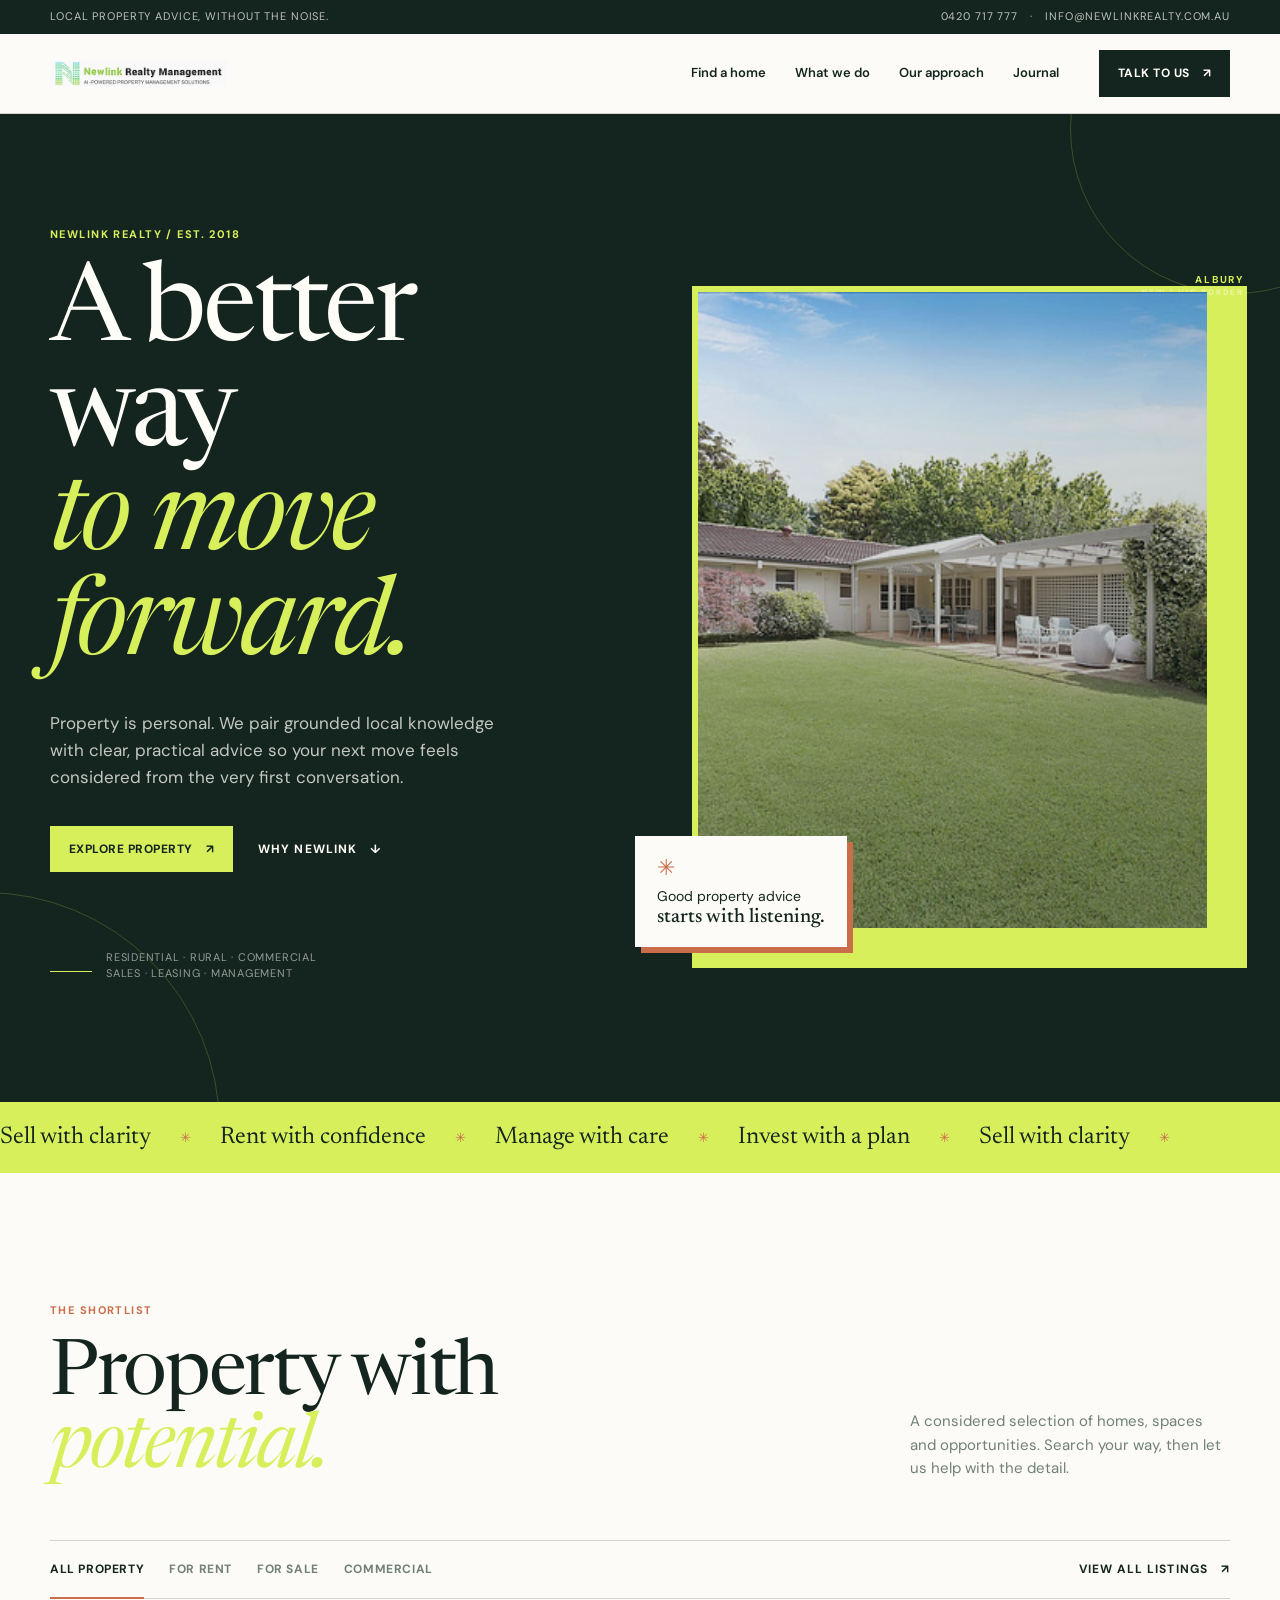
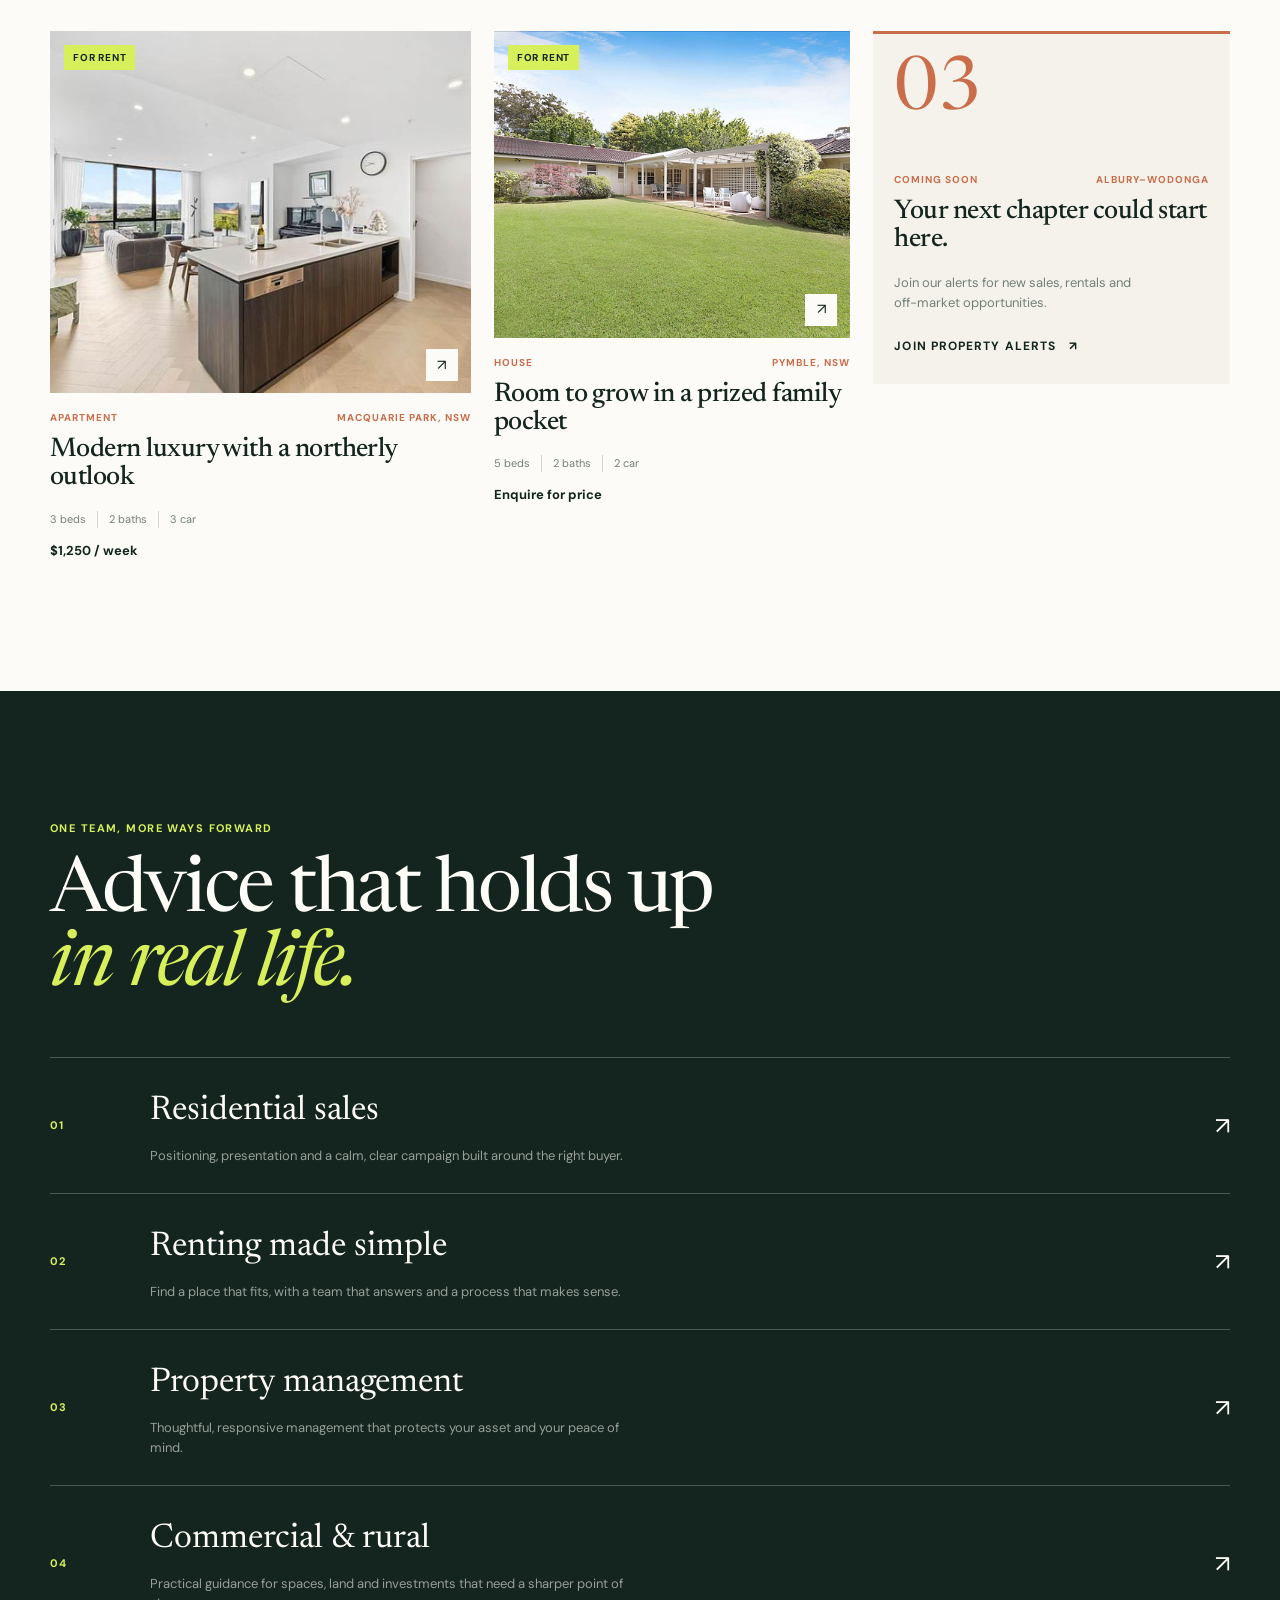
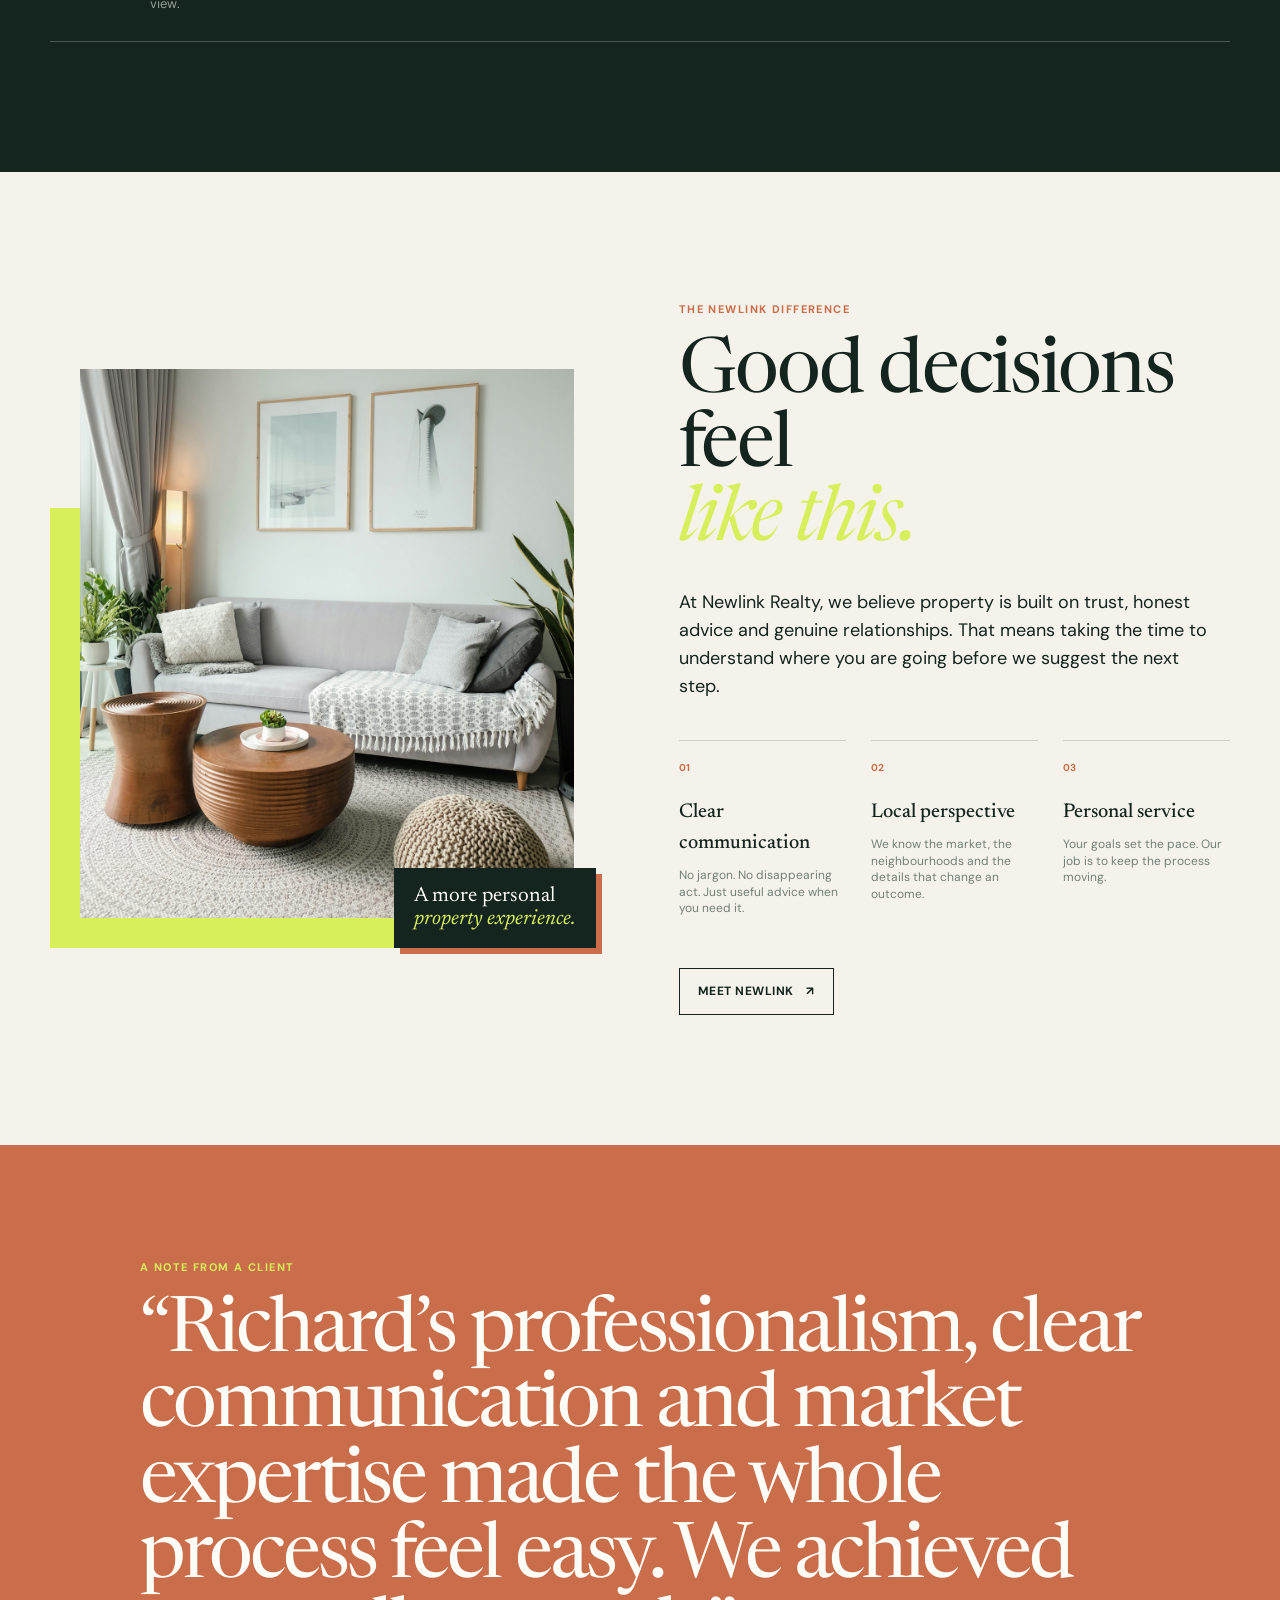
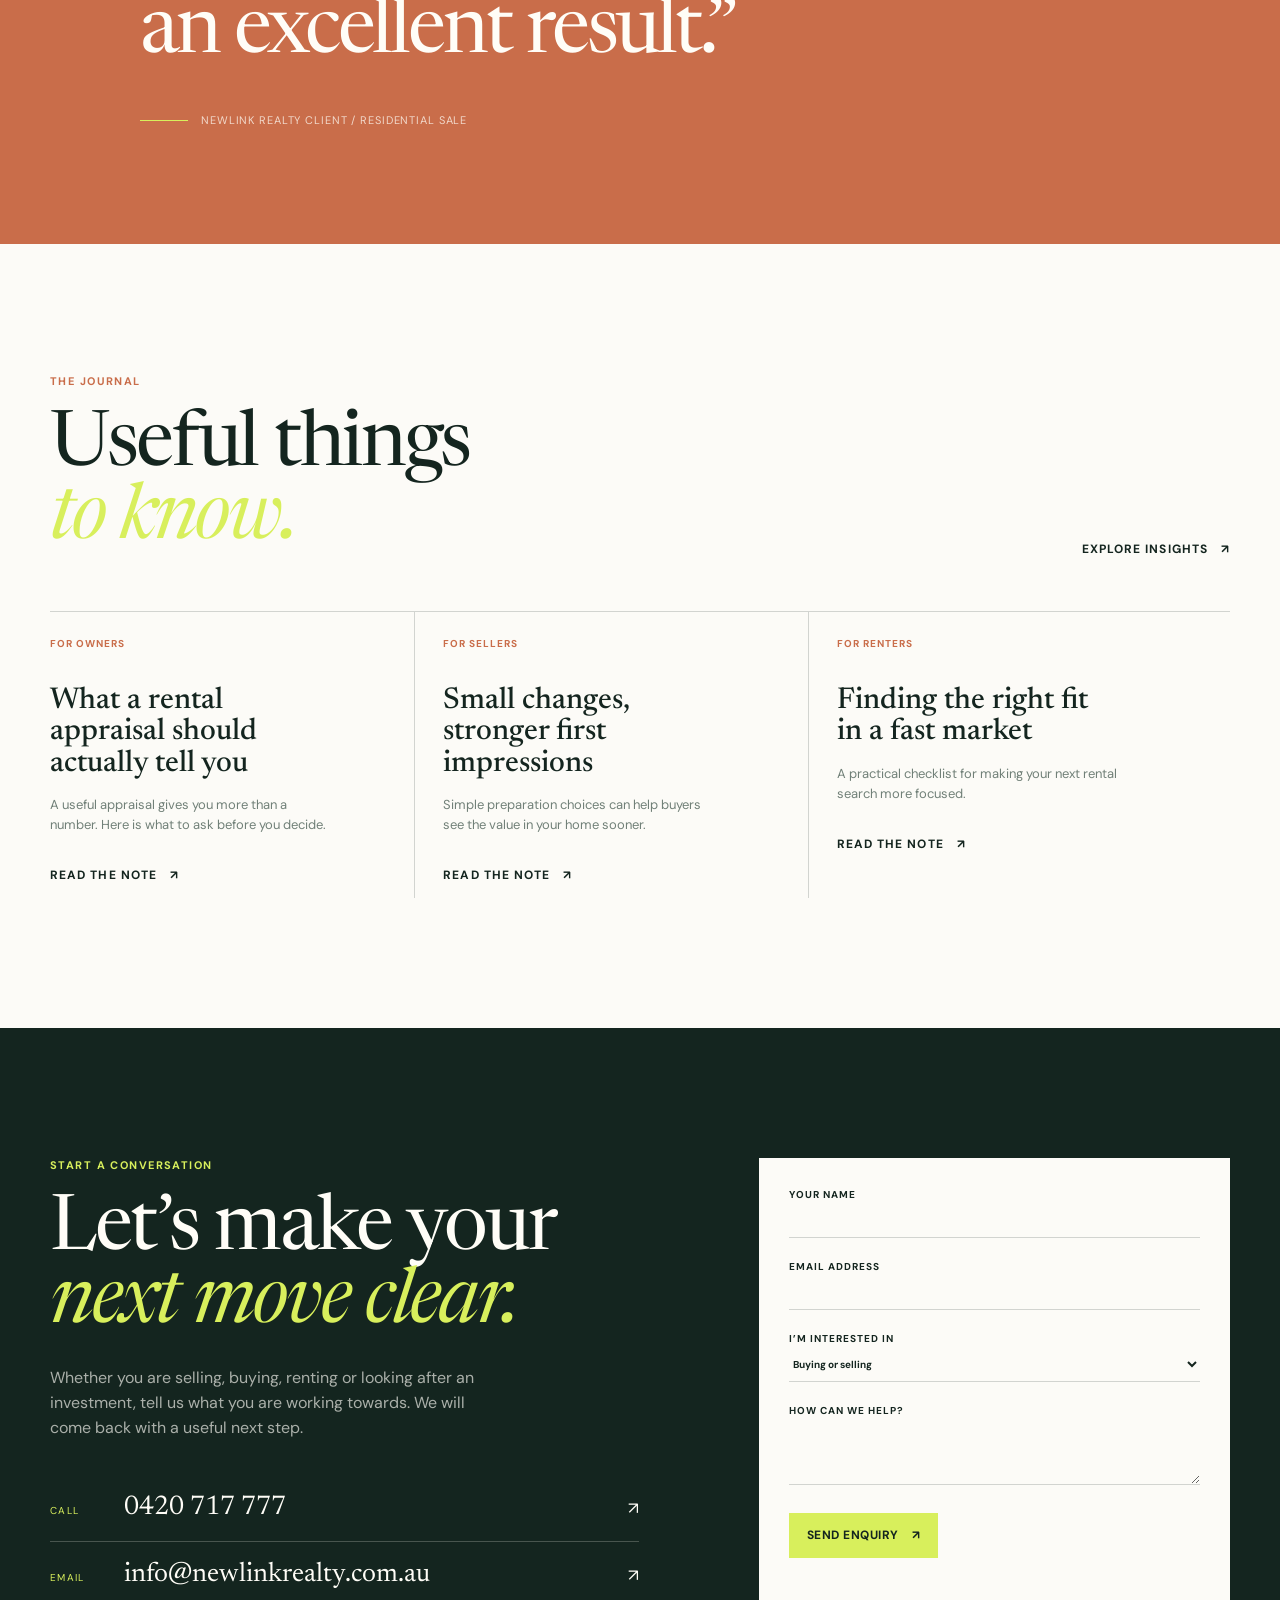
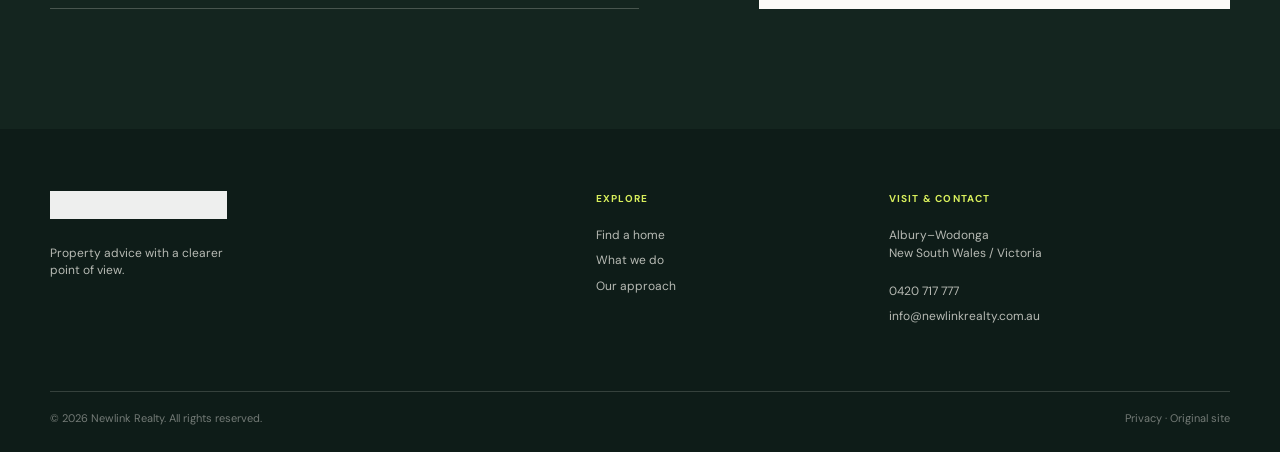
<file: index.html>
<!doctype html>
<html lang="en-AU">
  <head>
    <meta charset="UTF-8" />
    <meta name="viewport" content="width=device-width, initial-scale=1.0" />
    <title>Newlink Realty | Property with a clearer point of view</title>
    <meta name="description" content="Newlink Realty helps buyers, sellers, renters and property owners make confident decisions across residential, rural, commercial and property management in Australia." />
    <meta name="keywords" content="Newlink Realty, real estate agent, property management, property for sale, property for rent, commercial property, rental appraisal" />
    <meta name="author" content="Newlink Realty" />
    <meta name="robots" content="index, follow, max-image-preview:large" />
    <link rel="canonical" href="https://zh13662813127-code.github.io/newlink-realty-site/" />
    <meta property="og:type" content="website" />
    <meta property="og:title" content="Newlink Realty | Property with a clearer point of view" />
    <meta property="og:description" content="Local knowledge, honest advice and a more personal property experience." />
    <meta property="og:url" content="https://zh13662813127-code.github.io/newlink-realty-site/" />
    <meta property="og:image" content="https://zh13662813127-code.github.io/newlink-realty-site/assets/property-1.jpg" />
    <meta name="theme-color" content="#14251f" />
    <link rel="icon" href="assets/logo-dark.png" type="image/png" />
    <link rel="preconnect" href="https://fonts.googleapis.com" />
    <link rel="preconnect" href="https://fonts.gstatic.com" crossorigin />
    <link href="https://fonts.googleapis.com/css2?family=DM+Sans:wght@400;500;600;700&family=Newsreader:opsz,wght@6..72,400;6..72,500;6..72,600&display=swap" rel="stylesheet" />
    <link rel="stylesheet" href="styles.css" />
    <script type="application/ld+json">
    {
      "@context": "https://schema.org",
      "@type": "RealEstateAgent",
      "name": "Newlink Realty",
      "url": "https://zh13662813127-code.github.io/newlink-realty-site/",
      "logo": "https://zh13662813127-code.github.io/newlink-realty-site/assets/logo-dark.png",
      "description": "Newlink Realty provides residential sales, rentals, property management, rural and commercial real estate services.",
      "telephone": "+61 420 717 777",
      "email": "info@newlinkrealty.com.au",
      "areaServed": ["Albury", "Albury-Wodonga", "New South Wales", "Victoria", "Australia"],
      "sameAs": ["https://www.facebook.com/newlinkrealty"]
    }
    </script>
    <script type="application/ld+json">
    {
      "@context": "https://schema.org",
      "@type": "ItemList",
      "name": "Featured Newlink Realty listings",
      "itemListElement": [
        {"@type":"ListItem","position":1,"name":"Modern luxury apartment, Macquarie Park NSW","url":"https://www.newlinkrealty.com.au/property/902-161-epping-road-macquarie-park-nsw-2113"},
        {"@type":"ListItem","position":2,"name":"Prestige family residence, Pymble NSW","url":"https://www.newlinkrealty.com.au/property/49-greendale-avenue-pymble-nsw-2073"}
      ]
    }
    </script>
    <script type="application/ld+json">
    {
      "@context": "https://schema.org",
      "@type": "FAQPage",
      "mainEntity": [
        {"@type":"Question","name":"What services does Newlink Realty provide?","acceptedAnswer":{"@type":"Answer","text":"Newlink Realty provides residential sales, residential rentals, property management, rental appraisals, commercial leasing and rural property advice."}},
        {"@type":"Question","name":"Where does Newlink Realty operate?","acceptedAnswer":{"@type":"Answer","text":"Newlink Realty serves clients across Albury, Albury-Wodonga and surrounding New South Wales and Victoria property markets."}},
        {"@type":"Question","name":"How can I request a property appraisal?","acceptedAnswer":{"@type":"Answer","text":"Contact the Newlink Realty team on 0420 717 777 or email info@newlinkrealty.com.au to request a sales or rental appraisal."}},
        {"@type":"Question","name":"How do I contact Newlink Realty?","acceptedAnswer":{"@type":"Answer","text":"Call 0420 717 777 or email info@newlinkrealty.com.au."}}
      ]
    }
    </script>
  </head>
  <body>
    <a class="skip-link" href="#main-content">Skip to content</a>
    <header class="site-header" data-header>
      <div class="utility-bar">
        <div class="shell utility-inner">
          <span>Local property advice, without the noise.</span>
          <div class="utility-links"><a href="tel:0420717777">0420 717 777</a><span aria-hidden="true">·</span><a href="mailto:info@newlinkrealty.com.au">info@newlinkrealty.com.au</a></div>
        </div>
      </div>
      <div class="shell nav-wrap">
        <a class="brand" href="#top" aria-label="Newlink Realty home"><img src="assets/logo-dark.png" alt="Newlink Realty" /></a>
        <nav class="desktop-nav" aria-label="Primary navigation">
          <a href="#listings">Find a home</a>
          <a href="#services">What we do</a>
          <a href="#about">Our approach</a>
          <a href="#journal">Journal</a>
        </nav>
        <a class="button button-dark nav-cta" href="#contact">Talk to us <span aria-hidden="true">↗</span></a>
        <button class="menu-toggle" type="button" aria-expanded="false" aria-controls="mobile-menu"><span></span><span></span><span></span><span class="sr-only">Open menu</span></button>
      </div>
      <div class="mobile-menu" id="mobile-menu" hidden>
        <a href="#listings">Find a home</a><a href="#services">What we do</a><a href="#about">Our approach</a><a href="#journal">Journal</a><a href="#contact">Talk to us</a>
      </div>
    </header>

    <main id="main-content">
      <section class="hero" id="top">
        <div class="hero-shape hero-shape-one"></div><div class="hero-shape hero-shape-two"></div>
        <div class="shell hero-grid">
          <div class="hero-copy">
            <p class="eyebrow light">Newlink Realty / Est. 2018</p>
            <h1>A better way<br /><em>to move forward.</em></h1>
            <p class="hero-intro">Property is personal. We pair grounded local knowledge with clear, practical advice so your next move feels considered from the very first conversation.</p>
            <div class="hero-actions"><a class="button button-acid" href="#listings">Explore property <span aria-hidden="true">↗</span></a><a class="text-link light-link" href="#about">Why Newlink <span aria-hidden="true">↓</span></a></div>
            <div class="hero-proof"><div class="proof-line"></div><p>Residential · Rural · Commercial<br />Sales · Leasing · Management</p></div>
          </div>
          <div class="hero-visual">
            <div class="hero-photo"><img src="assets/property-2.jpg" alt="Bright family home interior" /></div>
            <div class="hero-note"><span class="note-mark">✳</span><p>Good property advice<br /><strong>starts with listening.</strong></p></div>
            <div class="hero-location">ALBURY<br /><span>NSW / VIC BORDER</span></div>
          </div>
        </div>
      </section>

      <section class="marquee" aria-label="Newlink Realty services">
        <div class="marquee-track"><span>Sell with clarity</span><i>✳</i><span>Rent with confidence</span><i>✳</i><span>Manage with care</span><i>✳</i><span>Invest with a plan</span><i>✳</i><span>Sell with clarity</span><i>✳</i></div>
      </section>

      <section class="listings section" id="listings">
        <div class="shell">
          <div class="section-head split-head"><div><p class="eyebrow">The shortlist</p><h2>Property with<br /><em>potential.</em></h2></div><p class="section-intro">A considered selection of homes, spaces and opportunities. Search your way, then let us help with the detail.</p></div>
          <div class="listing-toolbar" role="group" aria-label="Filter listings">
            <div class="filter-tabs"><button class="filter-tab is-active" type="button" data-filter="all">All property</button><button class="filter-tab" type="button" data-filter="rent">For rent</button><button class="filter-tab" type="button" data-filter="sale">For sale</button><button class="filter-tab" type="button" data-filter="commercial">Commercial</button></div>
            <a class="text-link" href="https://zh13662813127-code.github.io/newlink-realty-site/" target="_blank" rel="noreferrer">View all listings <span aria-hidden="true">↗</span></a>
          </div>
          <div class="listing-grid">
            <article class="listing-card featured-listing" data-kind="rent">
              <a class="listing-image" href="https://www.newlinkrealty.com.au/property/902-161-epping-road-macquarie-park-nsw-2113" target="_blank" rel="noreferrer"><img src="assets/property-1.jpg" alt="Modern luxury apartment kitchen and living area" /><span class="listing-tag">For rent</span><span class="listing-arrow" aria-hidden="true">↗</span></a>
              <div class="listing-info"><div class="listing-meta"><span>Apartment</span><span>Macquarie Park, NSW</span></div><h3>Modern luxury with a northerly outlook</h3><div class="listing-details"><span>3 beds</span><span>2 baths</span><span>3 car</span><strong>$1,250 / week</strong></div></div>
            </article>
            <article class="listing-card" data-kind="rent">
              <a class="listing-image" href="https://www.newlinkrealty.com.au/property/49-greendale-avenue-pymble-nsw-2073" target="_blank" rel="noreferrer"><img src="assets/property-2.jpg" alt="Bright family home interior" /><span class="listing-tag">For rent</span><span class="listing-arrow" aria-hidden="true">↗</span></a>
              <div class="listing-info"><div class="listing-meta"><span>House</span><span>Pymble, NSW</span></div><h3>Room to grow in a prized family pocket</h3><div class="listing-details"><span>5 beds</span><span>2 baths</span><span>2 car</span><strong>Enquire for price</strong></div></div>
            </article>
            <article class="listing-card listing-placeholder" data-kind="sale"><div class="placeholder-number">03</div><div class="listing-info"><div class="listing-meta"><span>Coming soon</span><span>Albury–Wodonga</span></div><h3>Your next chapter could start here.</h3><p>Join our alerts for new sales, rentals and off-market opportunities.</p><a class="text-link" href="#contact">Join property alerts <span aria-hidden="true">↗</span></a></div></article>
          </div>
          <div class="listing-empty" hidden>No listings in this view yet. <a href="#contact">Tell us what you are looking for.</a></div>
        </div>
      </section>

      <section class="services section" id="services">
        <div class="shell">
          <div class="section-head"><p class="eyebrow light">One team, more ways forward</p><h2>Advice that holds up<br /><em>in real life.</em></h2></div>
          <div class="service-grid">
            <a class="service-item" href="https://zh13662813127-code.github.io/newlink-realty-site/residential-sale" target="_blank" rel="noreferrer"><span class="service-index">01</span><div><h3>Residential sales</h3><p>Positioning, presentation and a calm, clear campaign built around the right buyer.</p></div><span class="service-arrow" aria-hidden="true">↗</span></a>
            <a class="service-item" href="https://zh13662813127-code.github.io/newlink-realty-site/rent" target="_blank" rel="noreferrer"><span class="service-index">02</span><div><h3>Renting made simple</h3><p>Find a place that fits, with a team that answers and a process that makes sense.</p></div><span class="service-arrow" aria-hidden="true">↗</span></a>
            <a class="service-item" href="https://zh13662813127-code.github.io/newlink-realty-site/manage" target="_blank" rel="noreferrer"><span class="service-index">03</span><div><h3>Property management</h3><p>Thoughtful, responsive management that protects your asset and your peace of mind.</p></div><span class="service-arrow" aria-hidden="true">↗</span></a>
            <a class="service-item" href="https://zh13662813127-code.github.io/newlink-realty-site/commercial-leases" target="_blank" rel="noreferrer"><span class="service-index">04</span><div><h3>Commercial & rural</h3><p>Practical guidance for spaces, land and investments that need a sharper point of view.</p></div><span class="service-arrow" aria-hidden="true">↗</span></a>
          </div>
        </div>
      </section>

      <section class="about section" id="about">
        <div class="shell about-grid"><div class="about-image-wrap"><img src="assets/about.jpg" alt="Calm, light-filled living room" /><div class="image-caption">A more personal<br /><em>property experience.</em></div></div><div class="about-copy"><p class="eyebrow">The Newlink difference</p><h2>Good decisions feel<br /><em>like this.</em></h2><p class="lead">At Newlink Realty, we believe property is built on trust, honest advice and genuine relationships. That means taking the time to understand where you are going before we suggest the next step.</p><div class="principles"><div><span>01</span><h3>Clear communication</h3><p>No jargon. No disappearing act. Just useful advice when you need it.</p></div><div><span>02</span><h3>Local perspective</h3><p>We know the market, the neighbourhoods and the details that change an outcome.</p></div><div><span>03</span><h3>Personal service</h3><p>Your goals set the pace. Our job is to keep the process moving.</p></div></div><a class="button button-outline" href="https://zh13662813127-code.github.io/newlink-realty-site/about" target="_blank" rel="noreferrer">Meet Newlink <span aria-hidden="true">↗</span></a></div></div>
      </section>

      <section class="quote-section section"><div class="shell quote-grid"><p class="eyebrow">A note from a client</p><blockquote>“Richard’s professionalism, clear communication and market expertise made the whole process feel easy. We achieved an excellent result.”</blockquote><div class="quote-source"><span class="quote-line"></span><span>Newlink Realty client / Residential sale</span></div></div></section>

      <section class="journal section" id="journal"><div class="shell"><div class="section-head split-head"><div><p class="eyebrow">The journal</p><h2>Useful things<br /><em>to know.</em></h2></div><a class="text-link" href="https://zh13662813127-code.github.io/newlink-realty-site/about" target="_blank" rel="noreferrer">Explore insights <span aria-hidden="true">↗</span></a></div><div class="journal-grid"><article><div class="journal-label">For owners</div><h3>What a rental appraisal should actually tell you</h3><p>A useful appraisal gives you more than a number. Here is what to ask before you decide.</p><a class="text-link" href="#contact">Read the note <span aria-hidden="true">↗</span></a></article><article><div class="journal-label">For sellers</div><h3>Small changes, stronger first impressions</h3><p>Simple preparation choices can help buyers see the value in your home sooner.</p><a class="text-link" href="#contact">Read the note <span aria-hidden="true">↗</span></a></article><article><div class="journal-label">For renters</div><h3>Finding the right fit in a fast market</h3><p>A practical checklist for making your next rental search more focused.</p><a class="text-link" href="#contact">Read the note <span aria-hidden="true">↗</span></a></article></div></div></section>

      <section class="contact section" id="contact"><div class="shell contact-grid"><div><p class="eyebrow light">Start a conversation</p><h2>Let’s make your<br /><em>next move clear.</em></h2><p class="contact-intro">Whether you are selling, buying, renting or looking after an investment, tell us what you are working towards. We will come back with a useful next step.</p><div class="contact-links"><a href="tel:0420717777"><span>Call</span>0420 717 777 <b aria-hidden="true">↗</b></a><a href="mailto:info@newlinkrealty.com.au"><span>Email</span>info@newlinkrealty.com.au <b aria-hidden="true">↗</b></a></div></div><form class="contact-form" name="newlink-contact" method="post" data-netlify="true"><input type="hidden" name="form-name" value="newlink-contact" /><label>Your name<input name="name" type="text" autocomplete="name" required /></label><label>Email address<input name="email" type="email" autocomplete="email" required /></label><label>I’m interested in<select name="interest"><option>Buying or selling</option><option>Renting</option><option>Property management</option><option>Commercial or rural property</option></select></label><label>How can we help?<textarea name="message" rows="3"></textarea></label><button class="button button-acid" type="submit">Send enquiry <span aria-hidden="true">↗</span></button><p class="form-note" aria-live="polite"></p></form></div></section>
    </main>

    <footer class="site-footer"><div class="shell footer-grid"><div><a class="brand footer-brand" href="#top"><img src="assets/logo-dark.png" alt="Newlink Realty" /></a><p class="footer-note">Property advice with a clearer point of view.</p></div><div><p class="footer-label">Explore</p><a href="#listings">Find a home</a><a href="#services">What we do</a><a href="#about">Our approach</a></div><div><p class="footer-label">Visit & contact</p><p>Albury–Wodonga<br />New South Wales / Victoria</p><a href="tel:0420717777">0420 717 777</a><a href="mailto:info@newlinkrealty.com.au">info@newlinkrealty.com.au</a></div></div><div class="shell footer-bottom"><span>© 2026 Newlink Realty. All rights reserved.</span><span><a href="https://www.newlinkrealty.com.au/privacy-policy" target="_blank" rel="noreferrer">Privacy</a> · <a href="https://zh13662813127-code.github.io/newlink-realty-site/" target="_blank" rel="noreferrer">Original site</a></span></div></footer>
    <script src="script.js"></script>
  </body>
</html>
</file>
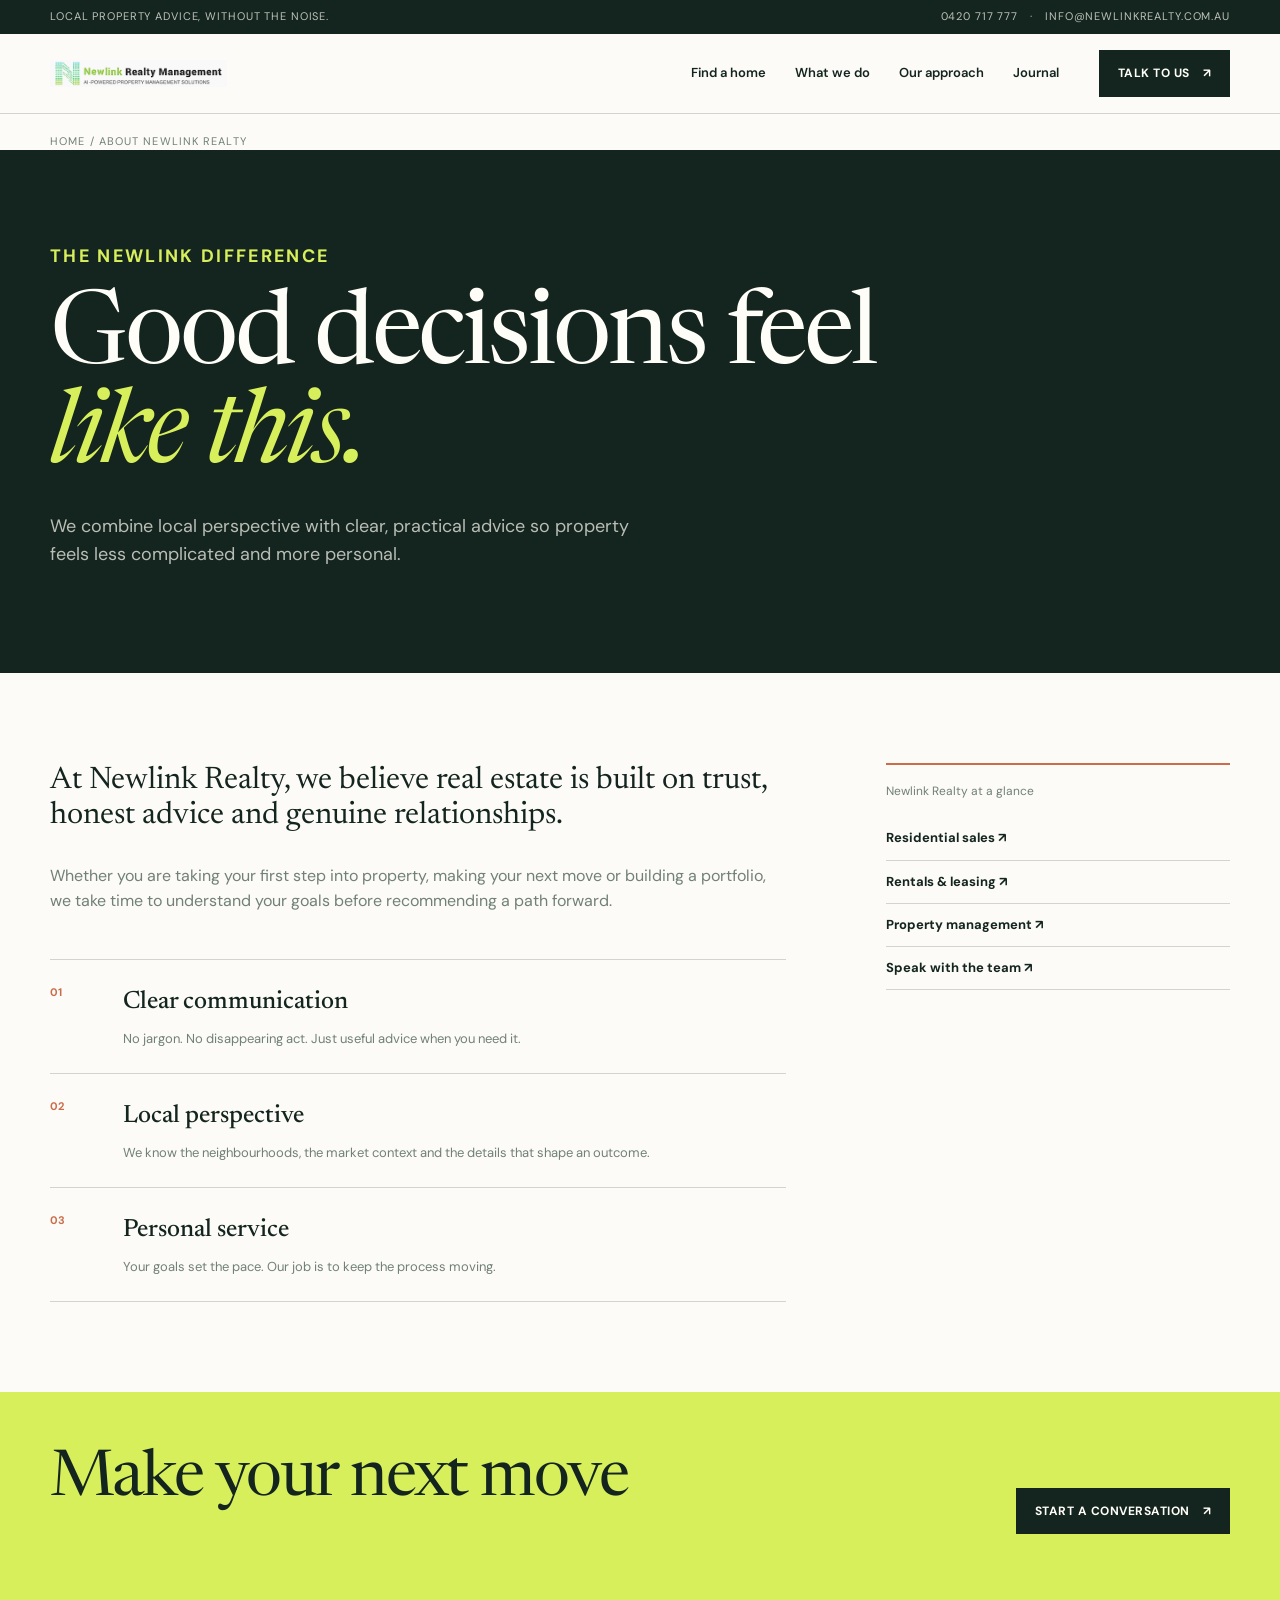
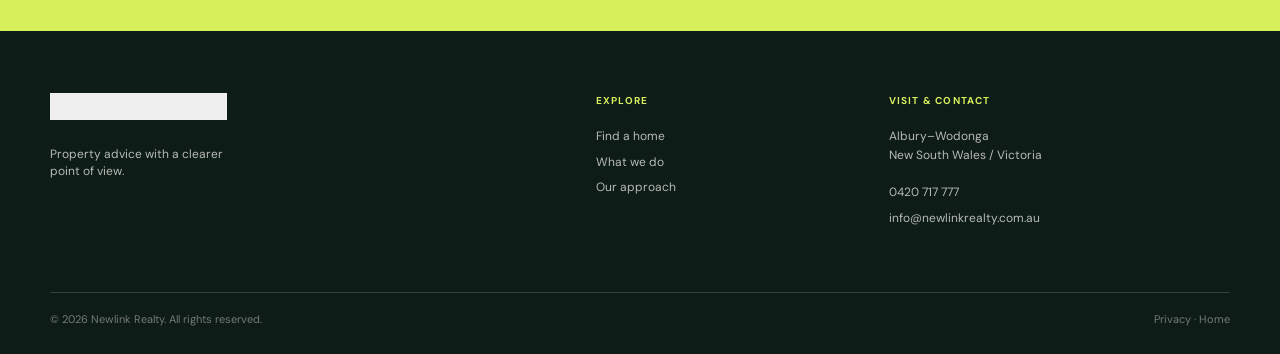
<file: about/index.html>
<!doctype html>
<html lang="en-AU"><head><meta charset="UTF-8"><meta name="viewport" content="width=device-width, initial-scale=1"><title>About Newlink Realty | Local property advice</title><meta name="description" content="Meet Newlink Realty, a property team built on trust, honest advice, local knowledge and personal service across Albury-Wodonga and surrounding markets."><meta name="robots" content="index, follow"><link rel="canonical" href="https://zh13662813127-code.github.io/newlink-realty-site/about"><link rel="icon" href="../assets/logo-dark.png"><link rel="stylesheet" href="https://fonts.googleapis.com/css2?family=DM+Sans:wght@400;500;600;700&family=Newsreader:opsz,wght@6..72,400;6..72,500;6..72,600&display=swap"><link rel="stylesheet" href="../styles.css"><link rel="stylesheet" href="../subpages.css"><script type="application/ld+json">{"@context":"https://schema.org","@type":"AboutPage","name":"About Newlink Realty","url":"https://zh13662813127-code.github.io/newlink-realty-site/about","about":{"@type":"RealEstateAgent","name":"Newlink Realty","telephone":"+61 420 717 777","email":"info@newlinkrealty.com.au"}}</script></head><body><a class="skip-link" href="#main-content">Skip to content</a><header class="site-header"><div class="utility-bar"><div class="shell utility-inner"><span>Local property advice, without the noise.</span><div class="utility-links"><a href="tel:0420717777">0420 717 777</a><span>·</span><a href="mailto:info@newlinkrealty.com.au">info@newlinkrealty.com.au</a></div></div></div><div class="shell nav-wrap"><a class="brand" href="../"><img src="../assets/logo-dark.png" alt="Newlink Realty"></a><nav class="desktop-nav" aria-label="Primary navigation"><a href="../#listings">Find a home</a><a href="../services/">What we do</a><a href="./">Our approach</a><a href="../#journal">Journal</a></nav><a class="button button-dark nav-cta" href="../contact/">Talk to us <span>↗</span></a><button class="menu-toggle" type="button" aria-expanded="false" aria-controls="mobile-menu"><span></span><span></span><span></span><span class="sr-only">Open menu</span></button></div><div class="mobile-menu" id="mobile-menu" hidden><a href="../#listings">Find a home</a><a href="../services/">What we do</a><a href="./">Our approach</a><a href="../#journal">Journal</a><a href="../contact/">Talk to us</a></div></header><main id="main-content"><div class="breadcrumb shell"><a href="../">Home</a> / About Newlink Realty</div><section class="subpage-hero"><div class="shell"><p class="eyebrow light">The Newlink difference</p><h1>Good decisions feel <em>like this.</em></h1><p>We combine local perspective with clear, practical advice so property feels less complicated and more personal.</p></div></section><section class="subpage-body"><div class="shell subpage-layout"><div><p class="subpage-lede">At Newlink Realty, we believe real estate is built on trust, honest advice and genuine relationships.</p><p>Whether you are taking your first step into property, making your next move or building a portfolio, we take time to understand your goals before recommending a path forward.</p><div class="content-list"><div><span>01</span><div><h3>Clear communication</h3><p>No jargon. No disappearing act. Just useful advice when you need it.</p></div></div><div><span>02</span><div><h3>Local perspective</h3><p>We know the neighbourhoods, the market context and the details that shape an outcome.</p></div></div><div><span>03</span><div><h3>Personal service</h3><p>Your goals set the pace. Our job is to keep the process moving.</p></div></div></div></div><aside class="subpage-aside"><p>Newlink Realty at a glance</p><a href="../residential-sale/">Residential sales ↗</a><a href="../rent/">Rentals & leasing ↗</a><a href="../manage/">Property management ↗</a><a href="../contact/">Speak with the team ↗</a></aside></div></section><section class="page-cta"><div class="shell page-cta-inner"><h2>Make your next move <em>clear.</em></h2><a class="button" href="../contact/">Start a conversation <span>↗</span></a></div></section></main><footer class="site-footer"><div class="shell footer-grid"><div><a class="brand footer-brand" href="../"><img src="../assets/logo-dark.png" alt="Newlink Realty"></a><p class="footer-note">Property advice with a clearer point of view.</p></div><div><p class="footer-label">Explore</p><a href="../#listings">Find a home</a><a href="../services/">What we do</a><a href="./">Our approach</a></div><div><p class="footer-label">Visit & contact</p><p>Albury–Wodonga<br>New South Wales / Victoria</p><a href="tel:0420717777">0420 717 777</a><a href="mailto:info@newlinkrealty.com.au">info@newlinkrealty.com.au</a></div></div><div class="shell footer-bottom"><span>© 2026 Newlink Realty. All rights reserved.</span><span><a href="https://www.newlinkrealty.com.au/privacy-policy">Privacy</a> · <a href="../">Home</a></span></div></footer><script src="../script.js"></script></body></html>
</file>
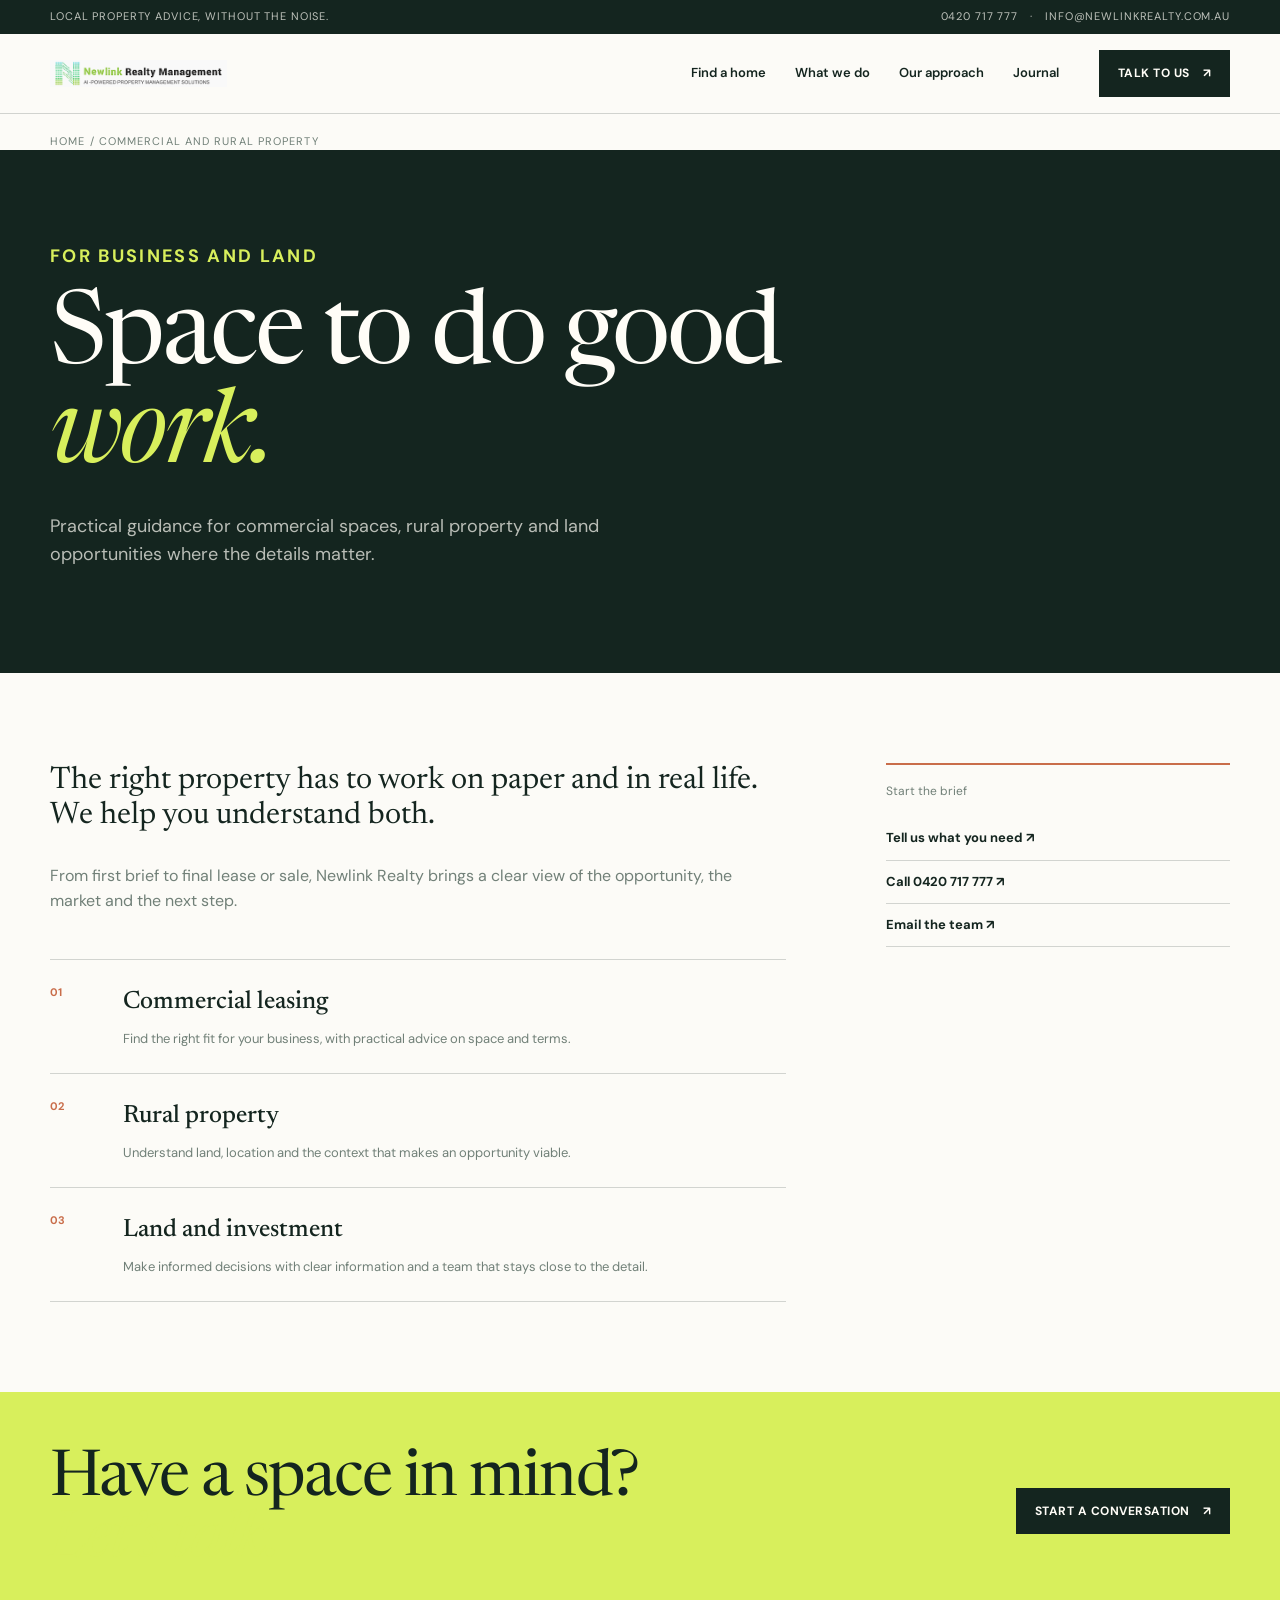
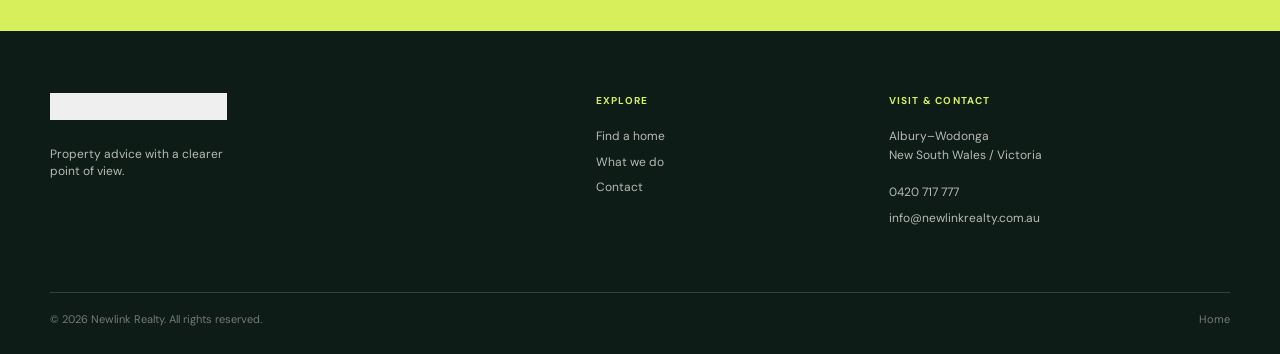
<file: commercial-leases/index.html>
<!doctype html>
<html lang="en-AU"><head><meta charset="UTF-8"><meta name="viewport" content="width=device-width, initial-scale=1"><title>Commercial & Rural Property | Newlink Realty</title><meta name="description" content="Practical advice for commercial leasing, rural property and land opportunities from Newlink Realty."><meta name="robots" content="index, follow"><link rel="canonical" href="https://zh13662813127-code.github.io/newlink-realty-site/commercial-leases"><link rel="icon" href="../assets/logo-dark.png"><link rel="stylesheet" href="https://fonts.googleapis.com/css2?family=DM+Sans:wght@400;500;600;700&family=Newsreader:opsz,wght@6..72,400;opsz,wght@6..72,400;6..72,500;6..72,600&display=swap"><link rel="stylesheet" href="../styles.css"><link rel="stylesheet" href="../subpages.css"><script type="application/ld+json">{"@context":"https://schema.org","@type":"Service","name":"Commercial and rural property","provider":{"@type":"RealEstateAgent","name":"Newlink Realty"},"areaServed":"Albury-Wodonga and surrounding New South Wales and Victoria markets","url":"https://zh13662813127-code.github.io/newlink-realty-site/commercial-leases"}</script></head><body><header class="site-header"><div class="utility-bar"><div class="shell utility-inner"><span>Local property advice, without the noise.</span><div class="utility-links"><a href="tel:0420717777">0420 717 777</a><span>·</span><a href="mailto:info@newlinkrealty.com.au">info@newlinkrealty.com.au</a></div></div></div><div class="shell nav-wrap"><a class="brand" href="../"><img src="../assets/logo-dark.png" alt="Newlink Realty"></a><nav class="desktop-nav" aria-label="Primary navigation"><a href="../#listings">Find a home</a><a href="../services/">What we do</a><a href="../about/">Our approach</a><a href="../#journal">Journal</a></nav><a class="button button-dark nav-cta" href="../contact/">Talk to us <span>↗</span></a><button class="menu-toggle" type="button" aria-expanded="false" aria-controls="mobile-menu"><span></span><span></span><span></span><span class="sr-only">Open menu</span></button></div><div class="mobile-menu" id="mobile-menu" hidden><a href="../#listings">Find a home</a><a href="../services/">What we do</a><a href="../about/">Our approach</a><a href="../#journal">Journal</a><a href="../contact/">Talk to us</a></div></header><main><div class="breadcrumb shell"><a href="../">Home</a> / Commercial and rural property</div><section class="subpage-hero"><div class="shell"><p class="eyebrow light">For business and land</p><h1>Space to do good <em>work.</em></h1><p>Practical guidance for commercial spaces, rural property and land opportunities where the details matter.</p></div></section><section class="subpage-body"><div class="shell subpage-layout"><div><p class="subpage-lede">The right property has to work on paper and in real life. We help you understand both.</p><p>From first brief to final lease or sale, Newlink Realty brings a clear view of the opportunity, the market and the next step.</p><div class="content-list"><div><span>01</span><div><h3>Commercial leasing</h3><p>Find the right fit for your business, with practical advice on space and terms.</p></div></div><div><span>02</span><div><h3>Rural property</h3><p>Understand land, location and the context that makes an opportunity viable.</p></div></div><div><span>03</span><div><h3>Land and investment</h3><p>Make informed decisions with clear information and a team that stays close to the detail.</p></div></div></div></div><aside class="subpage-aside"><p>Start the brief</p><a href="../contact/">Tell us what you need ↗</a><a href="tel:0420717777">Call 0420 717 777 ↗</a><a href="mailto:info@newlinkrealty.com.au">Email the team ↗</a></aside></div></section><section class="page-cta"><div class="shell page-cta-inner"><h2>Have a space in mind? <em>Let’s talk.</em></h2><a class="button" href="../contact/">Start a conversation <span>↗</span></a></div></section></main><footer class="site-footer"><div class="shell footer-grid"><div><a class="brand footer-brand" href="../"><img src="../assets/logo-dark.png" alt="Newlink Realty"></a><p class="footer-note">Property advice with a clearer point of view.</p></div><div><p class="footer-label">Explore</p><a href="../#listings">Find a home</a><a href="../services/">What we do</a><a href="../contact/">Contact</a></div><div><p class="footer-label">Visit & contact</p><p>Albury–Wodonga<br>New South Wales / Victoria</p><a href="tel:0420717777">0420 717 777</a><a href="mailto:info@newlinkrealty.com.au">info@newlinkrealty.com.au</a></div></div><div class="shell footer-bottom"><span>© 2026 Newlink Realty. All rights reserved.</span><span><a href="../">Home</a></span></div></footer><script src="../script.js"></script></body></html>
</file>
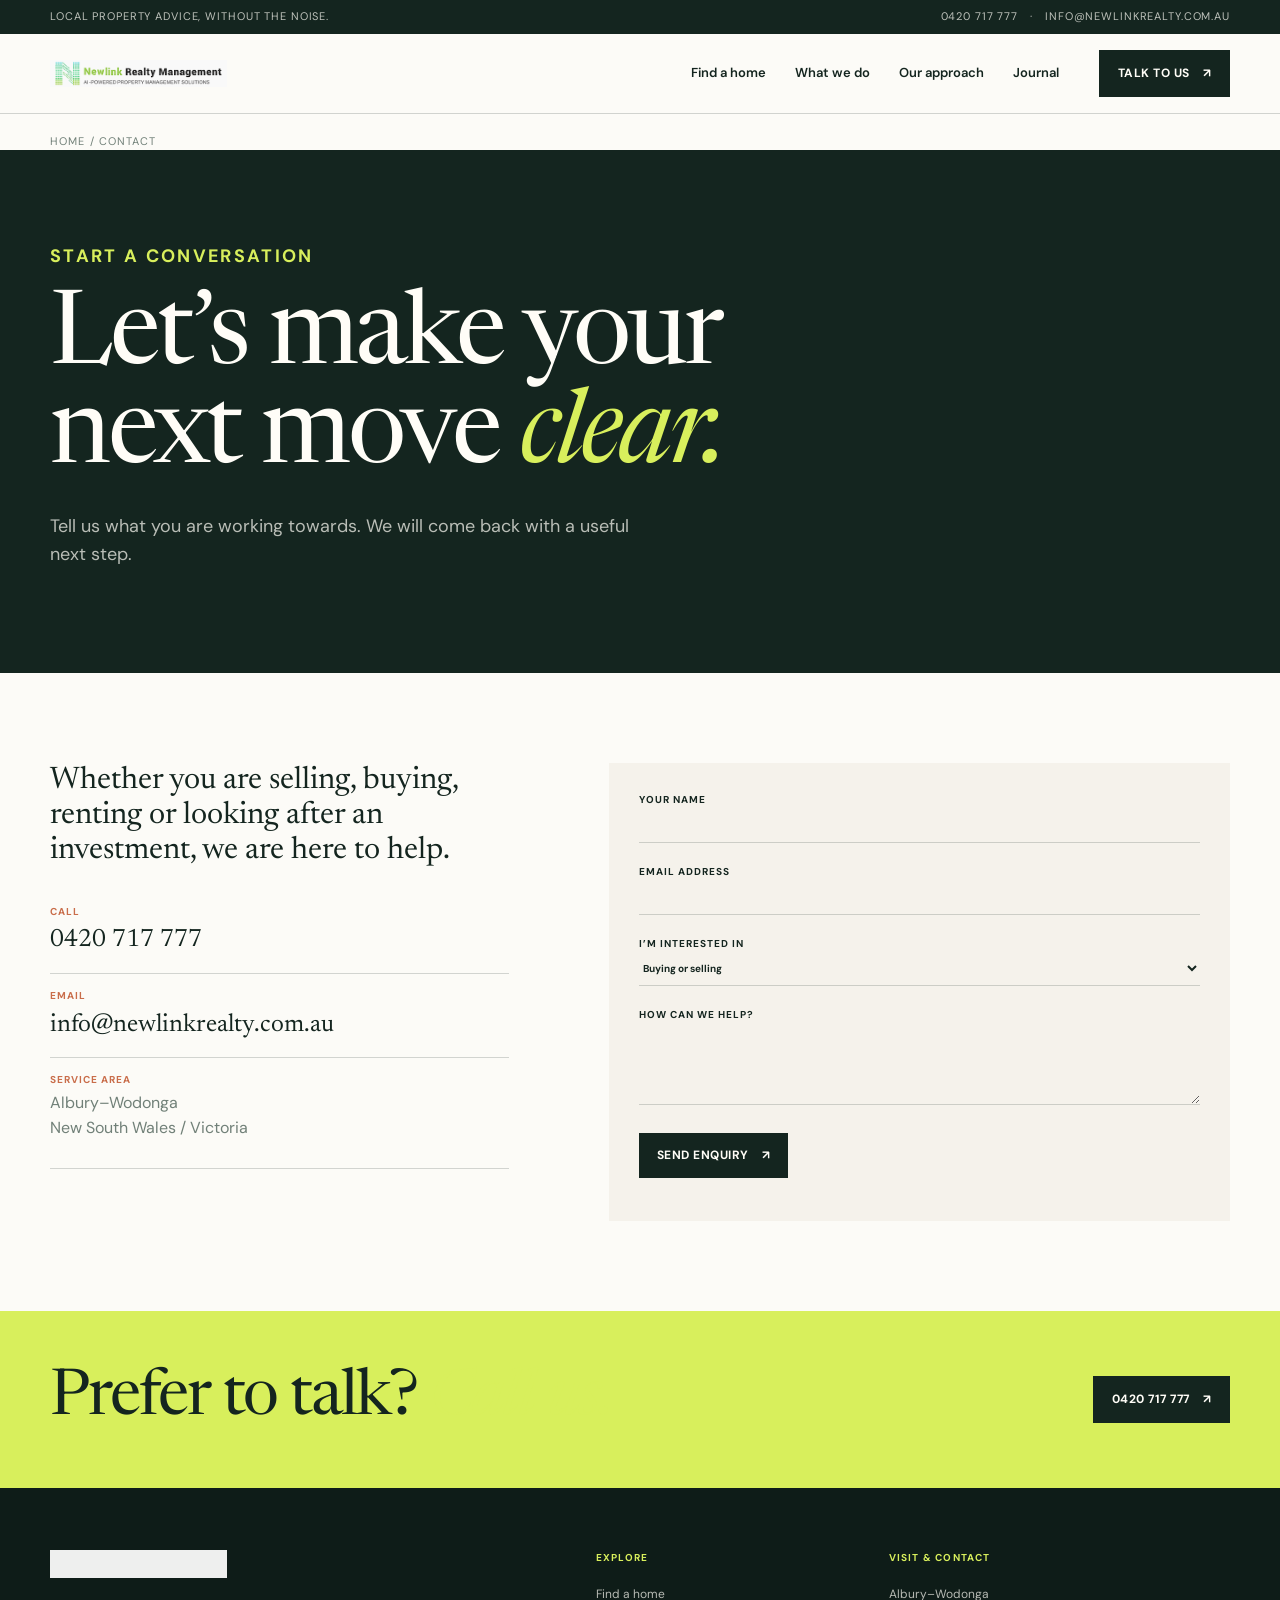
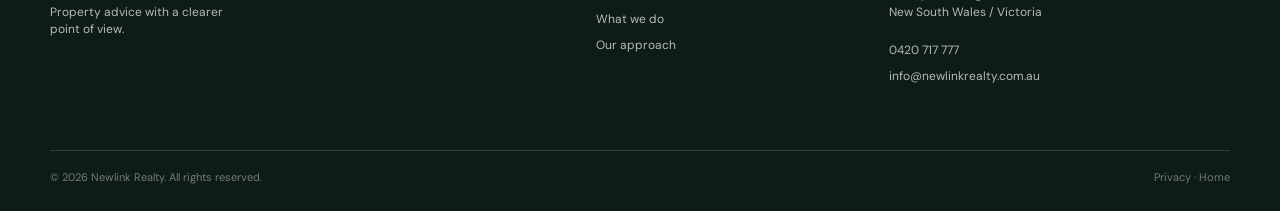
<file: contact/index.html>
<!doctype html>
<html lang="en-AU"><head><meta charset="UTF-8"><meta name="viewport" content="width=device-width, initial-scale=1"><title>Contact Newlink Realty | Property Advice</title><meta name="description" content="Contact Newlink Realty for property sales, rentals, management, rental appraisals, commercial leasing and rural property advice."><meta name="robots" content="index, follow"><link rel="canonical" href="https://zh13662813127-code.github.io/newlink-realty-site/contact"><link rel="icon" href="../assets/logo-dark.png"><link rel="stylesheet" href="https://fonts.googleapis.com/css2?family=DM+Sans:wght@400;500;600;700&family=Newsreader:opsz,wght@6..72,400;6..72,500;6..72,600&display=swap"><link rel="stylesheet" href="../styles.css"><link rel="stylesheet" href="../subpages.css"><script type="application/ld+json">{"@context":"https://schema.org","@type":"ContactPage","name":"Contact Newlink Realty","url":"https://zh13662813127-code.github.io/newlink-realty-site/contact","mainEntity":{"@type":"RealEstateAgent","name":"Newlink Realty","telephone":"+61 420 717 777","email":"info@newlinkrealty.com.au"}}</script></head><body><header class="site-header"><div class="utility-bar"><div class="shell utility-inner"><span>Local property advice, without the noise.</span><div class="utility-links"><a href="tel:0420717777">0420 717 777</a><span>·</span><a href="mailto:info@newlinkrealty.com.au">info@newlinkrealty.com.au</a></div></div></div><div class="shell nav-wrap"><a class="brand" href="../"><img src="../assets/logo-dark.png" alt="Newlink Realty"></a><nav class="desktop-nav" aria-label="Primary navigation"><a href="../#listings">Find a home</a><a href="../services/">What we do</a><a href="../about/">Our approach</a><a href="../#journal">Journal</a></nav><a class="button button-dark nav-cta" href="./">Talk to us <span>↗</span></a><button class="menu-toggle" type="button" aria-expanded="false" aria-controls="mobile-menu"><span></span><span></span><span></span><span class="sr-only">Open menu</span></button></div><div class="mobile-menu" id="mobile-menu" hidden><a href="../#listings">Find a home</a><a href="../services/">What we do</a><a href="../about/">Our approach</a><a href="../#journal">Journal</a><a href="./">Talk to us</a></div></header><main><div class="breadcrumb shell"><a href="../">Home</a> / Contact</div><section class="subpage-hero"><div class="shell"><p class="eyebrow light">Start a conversation</p><h1>Let’s make your next move <em>clear.</em></h1><p>Tell us what you are working towards. We will come back with a useful next step.</p></div></section><section class="subpage-body"><div class="shell contact-page-grid"><div><p class="subpage-lede">Whether you are selling, buying, renting or looking after an investment, we are here to help.</p><div class="fact-list"><div><span>Call</span><a href="tel:0420717777">0420 717 777</a></div><div><span>Email</span><a href="mailto:info@newlinkrealty.com.au">info@newlinkrealty.com.au</a></div><div><span>Service area</span><p>Albury–Wodonga<br>New South Wales / Victoria</p></div></div></div><form class="contact-form" name="newlink-contact-page" method="post" data-netlify="true"><input type="hidden" name="form-name" value="newlink-contact-page"><label>Your name<input name="name" type="text" autocomplete="name" required></label><label>Email address<input name="email" type="email" autocomplete="email" required></label><label>I’m interested in<select name="interest"><option>Buying or selling</option><option>Renting</option><option>Property management</option><option>Commercial or rural property</option></select></label><label>How can we help?<textarea name="message" rows="4"></textarea></label><button class="button button-dark" type="submit">Send enquiry <span>↗</span></button><p class="form-note" aria-live="polite"></p></form></div></section><section class="page-cta"><div class="shell page-cta-inner"><h2>Prefer to talk? <em>Call us.</em></h2><a class="button" href="tel:0420717777">0420 717 777 <span>↗</span></a></div></section></main><footer class="site-footer"><div class="shell footer-grid"><div><a class="brand footer-brand" href="../"><img src="../assets/logo-dark.png" alt="Newlink Realty"></a><p class="footer-note">Property advice with a clearer point of view.</p></div><div><p class="footer-label">Explore</p><a href="../#listings">Find a home</a><a href="../services/">What we do</a><a href="../about/">Our approach</a></div><div><p class="footer-label">Visit & contact</p><p>Albury–Wodonga<br>New South Wales / Victoria</p><a href="tel:0420717777">0420 717 777</a><a href="mailto:info@newlinkrealty.com.au">info@newlinkrealty.com.au</a></div></div><div class="shell footer-bottom"><span>© 2026 Newlink Realty. All rights reserved.</span><span><a href="https://www.newlinkrealty.com.au/privacy-policy">Privacy</a> · <a href="../">Home</a></span></div></footer><script src="../script.js"></script></body></html>
</file>
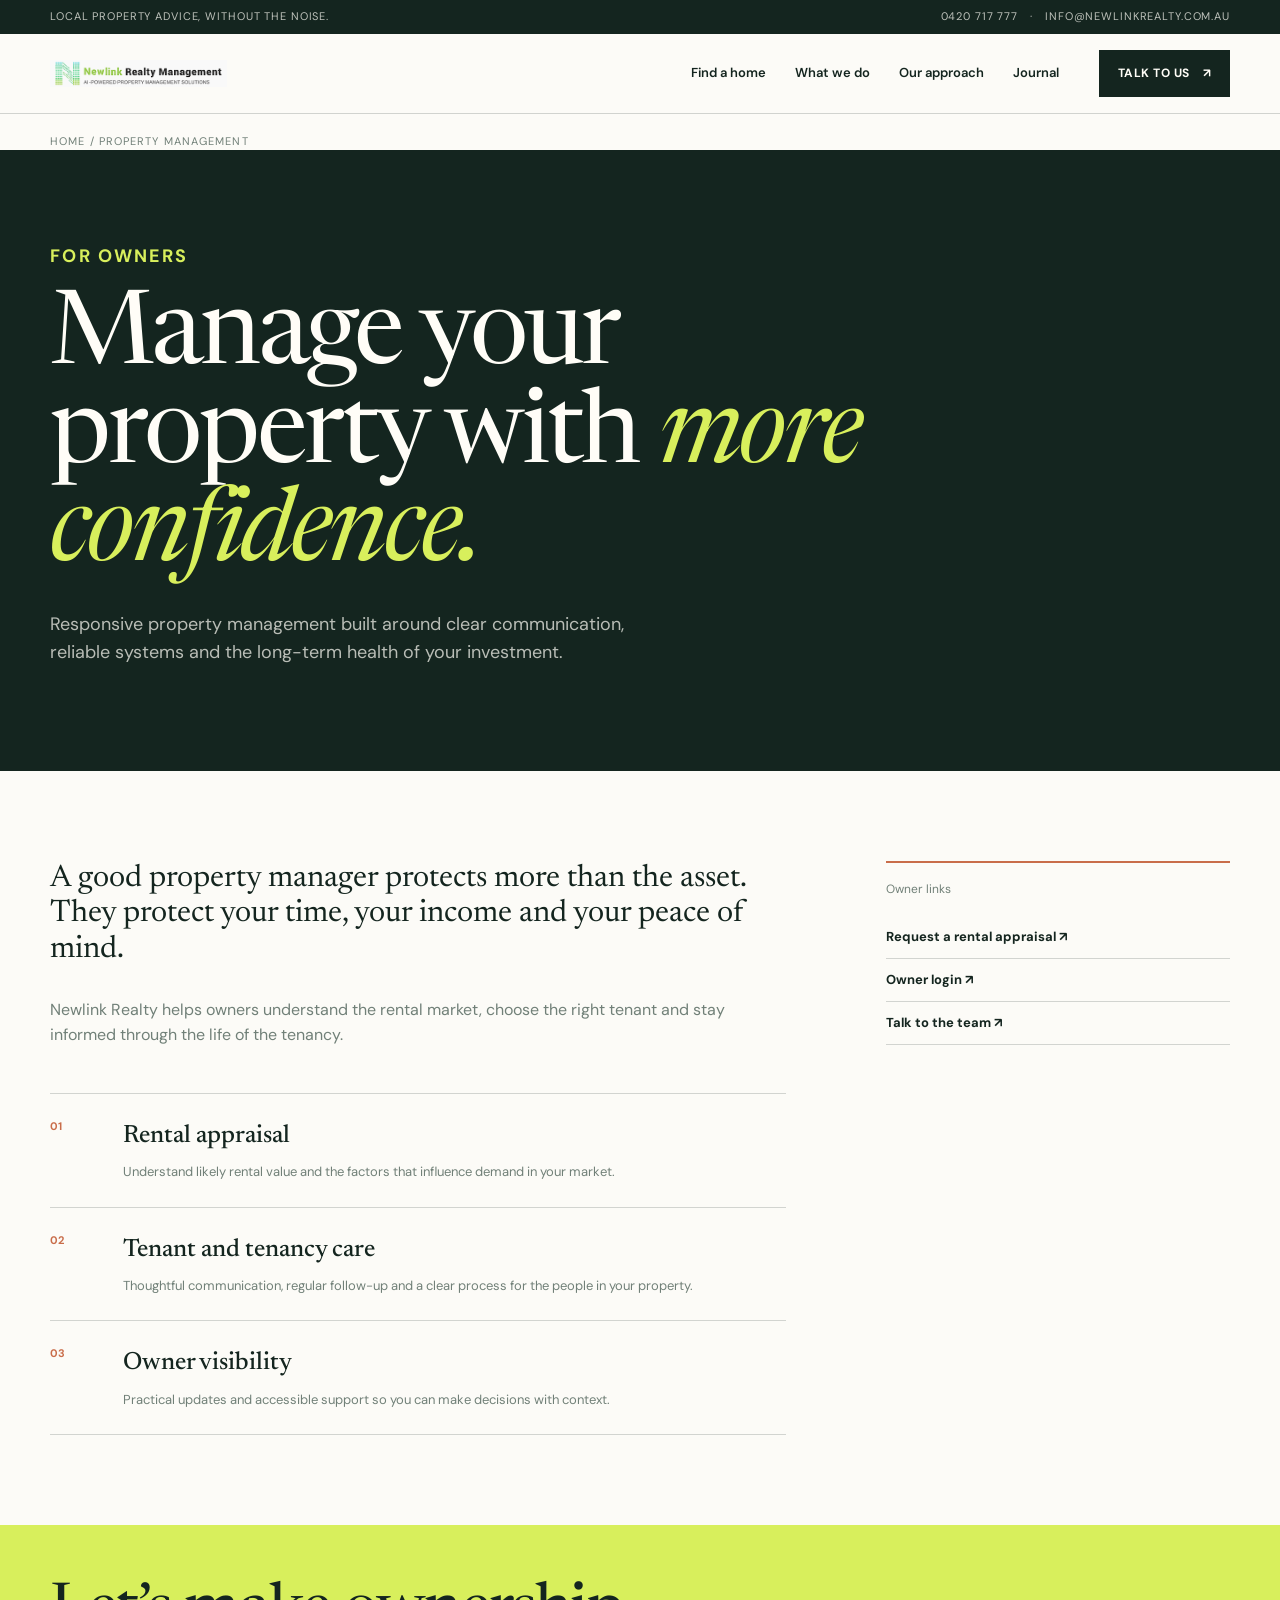
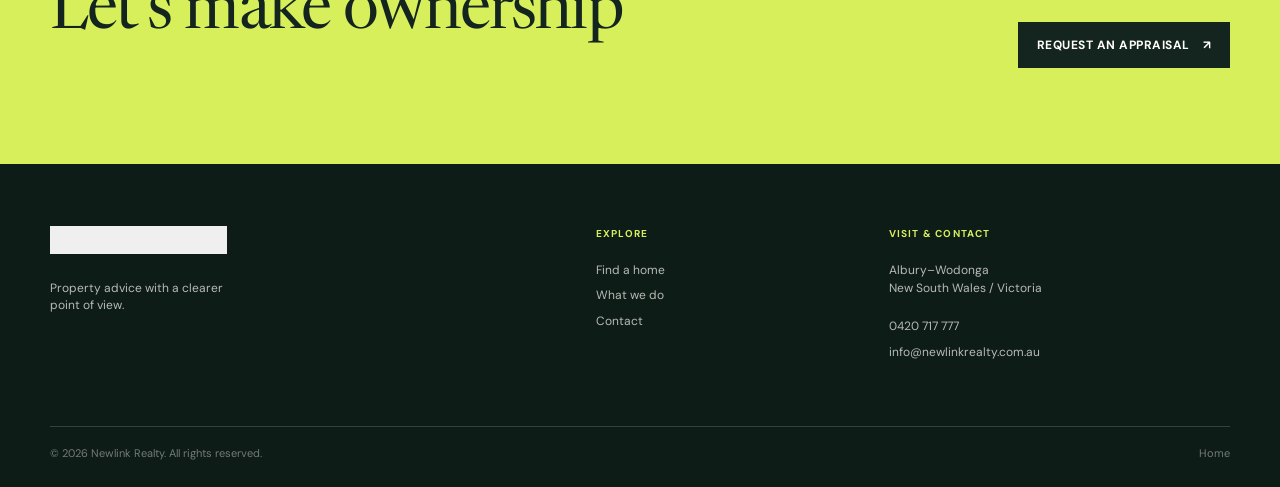
<file: manage/index.html>
<!doctype html>
<html lang="en-AU"><head><meta charset="UTF-8"><meta name="viewport" content="width=device-width, initial-scale=1"><title>Property Management | Rental Appraisal | Newlink Realty</title><meta name="description" content="Protect your investment with responsive property management and a practical rental appraisal from Newlink Realty."><meta name="robots" content="index, follow"><link rel="canonical" href="https://zh13662813127-code.github.io/newlink-realty-site/manage"><link rel="icon" href="../assets/logo-dark.png"><link rel="stylesheet" href="https://fonts.googleapis.com/css2?family=DM+Sans:wght@400;500;600;700&family=Newsreader:opsz,wght@6..72,400;6..72,500;6..72,600&display=swap"><link rel="stylesheet" href="../styles.css"><link rel="stylesheet" href="../subpages.css"><script type="application/ld+json">{"@context":"https://schema.org","@type":"Service","name":"Property management and rental appraisal","provider":{"@type":"RealEstateAgent","name":"Newlink Realty"},"areaServed":"Albury-Wodonga and surrounding New South Wales and Victoria markets","url":"https://zh13662813127-code.github.io/newlink-realty-site/manage"}</script></head><body><header class="site-header"><div class="utility-bar"><div class="shell utility-inner"><span>Local property advice, without the noise.</span><div class="utility-links"><a href="tel:0420717777">0420 717 777</a><span>·</span><a href="mailto:info@newlinkrealty.com.au">info@newlinkrealty.com.au</a></div></div></div><div class="shell nav-wrap"><a class="brand" href="../"><img src="../assets/logo-dark.png" alt="Newlink Realty"></a><nav class="desktop-nav" aria-label="Primary navigation"><a href="../#listings">Find a home</a><a href="../services/">What we do</a><a href="../about/">Our approach</a><a href="../#journal">Journal</a></nav><a class="button button-dark nav-cta" href="../contact/">Talk to us <span>↗</span></a><button class="menu-toggle" type="button" aria-expanded="false" aria-controls="mobile-menu"><span></span><span></span><span></span><span class="sr-only">Open menu</span></button></div><div class="mobile-menu" id="mobile-menu" hidden><a href="../#listings">Find a home</a><a href="../services/">What we do</a><a href="../about/">Our approach</a><a href="../#journal">Journal</a><a href="../contact/">Talk to us</a></div></header><main><div class="breadcrumb shell"><a href="../">Home</a> / Property management</div><section class="subpage-hero"><div class="shell"><p class="eyebrow light">For owners</p><h1>Manage your property with <em>more confidence.</em></h1><p>Responsive property management built around clear communication, reliable systems and the long-term health of your investment.</p></div></section><section class="subpage-body"><div class="shell subpage-layout"><div><p class="subpage-lede">A good property manager protects more than the asset. They protect your time, your income and your peace of mind.</p><p>Newlink Realty helps owners understand the rental market, choose the right tenant and stay informed through the life of the tenancy.</p><div class="content-list"><div><span>01</span><div><h3>Rental appraisal</h3><p>Understand likely rental value and the factors that influence demand in your market.</p></div></div><div><span>02</span><div><h3>Tenant and tenancy care</h3><p>Thoughtful communication, regular follow-up and a clear process for the people in your property.</p></div></div><div><span>03</span><div><h3>Owner visibility</h3><p>Practical updates and accessible support so you can make decisions with context.</p></div></div></div></div><aside class="subpage-aside"><p>Owner links</p><a href="https://www.newlinkrealty.com.au/rental-appraisal">Request a rental appraisal ↗</a><a href="http://my.propertyme.com/owner">Owner login ↗</a><a href="../contact/">Talk to the team ↗</a></aside></div></section><section class="page-cta"><div class="shell page-cta-inner"><h2>Let’s make ownership <em>simpler.</em></h2><a class="button" href="../contact/">Request an appraisal <span>↗</span></a></div></section></main><footer class="site-footer"><div class="shell footer-grid"><div><a class="brand footer-brand" href="../"><img src="../assets/logo-dark.png" alt="Newlink Realty"></a><p class="footer-note">Property advice with a clearer point of view.</p></div><div><p class="footer-label">Explore</p><a href="../#listings">Find a home</a><a href="../services/">What we do</a><a href="../contact/">Contact</a></div><div><p class="footer-label">Visit & contact</p><p>Albury–Wodonga<br>New South Wales / Victoria</p><a href="tel:0420717777">0420 717 777</a><a href="mailto:info@newlinkrealty.com.au">info@newlinkrealty.com.au</a></div></div><div class="shell footer-bottom"><span>© 2026 Newlink Realty. All rights reserved.</span><span><a href="../">Home</a></span></div></footer><script src="../script.js"></script></body></html>
</file>
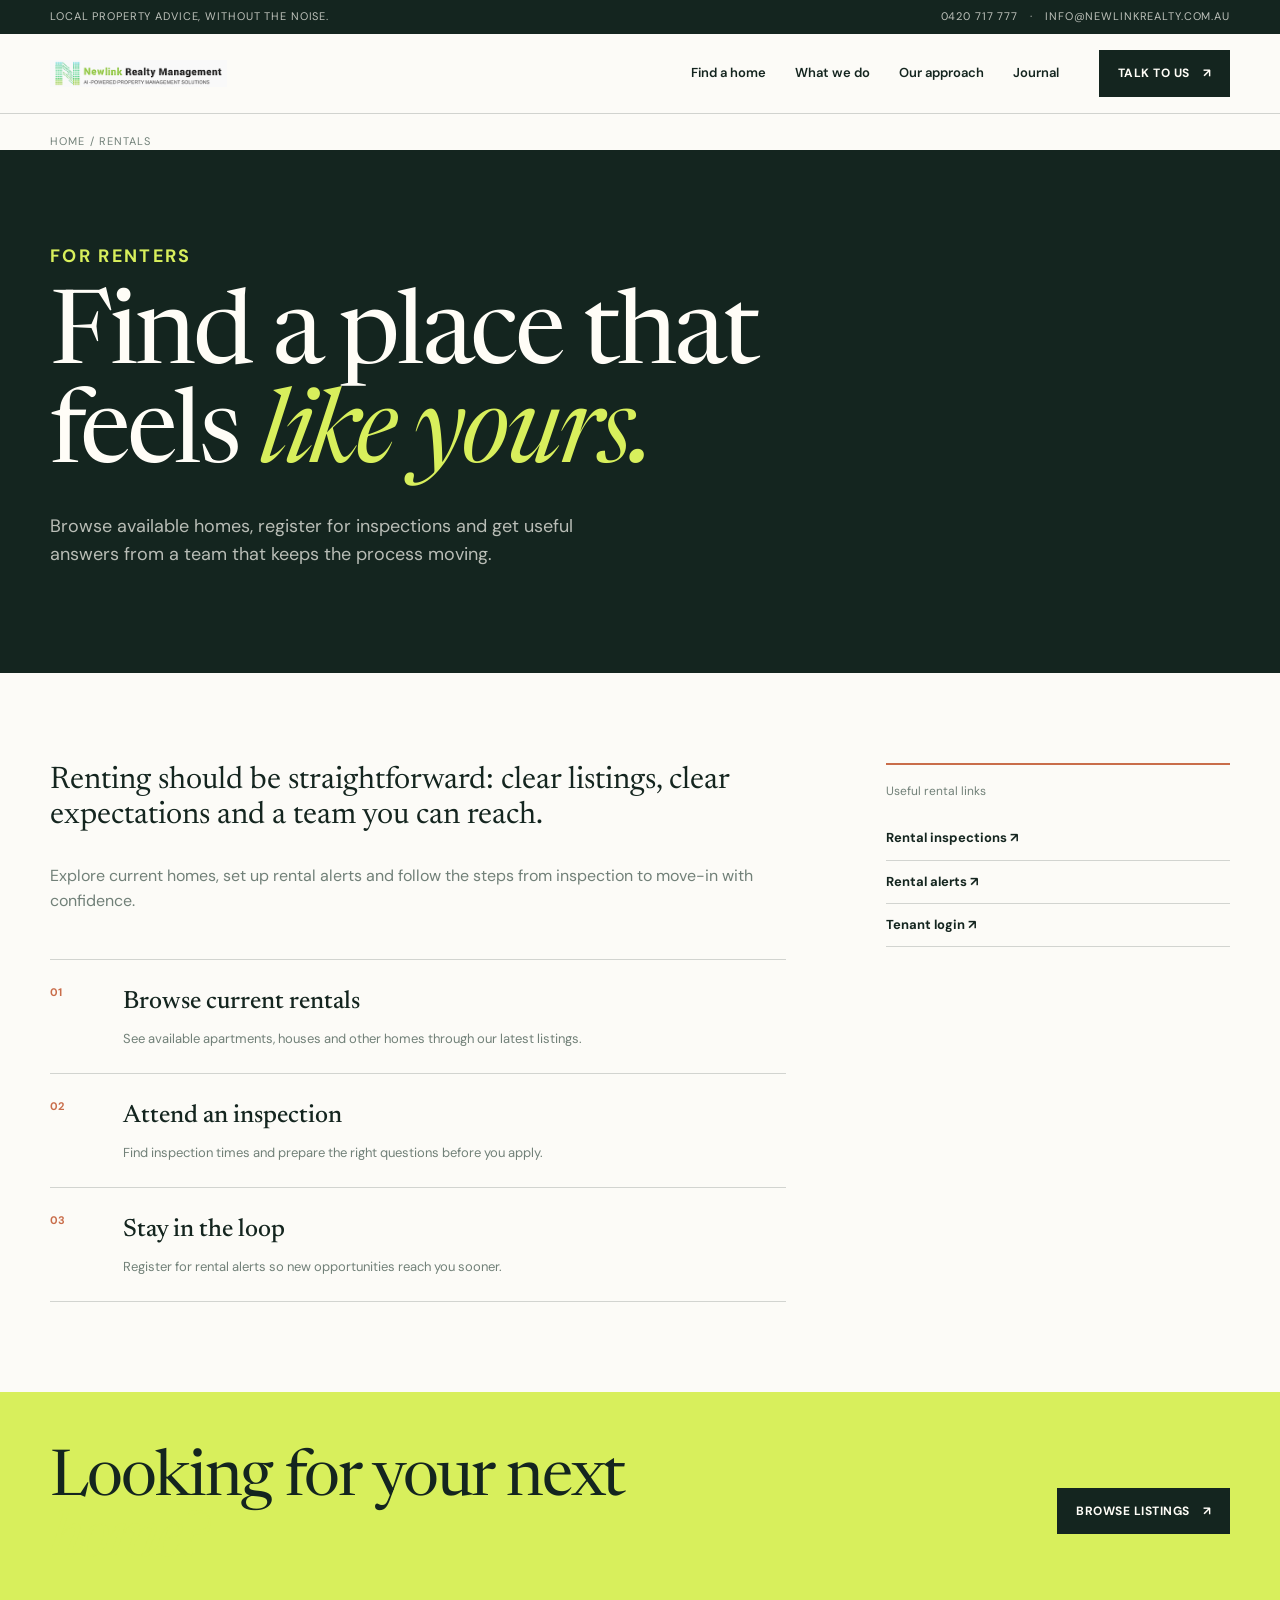
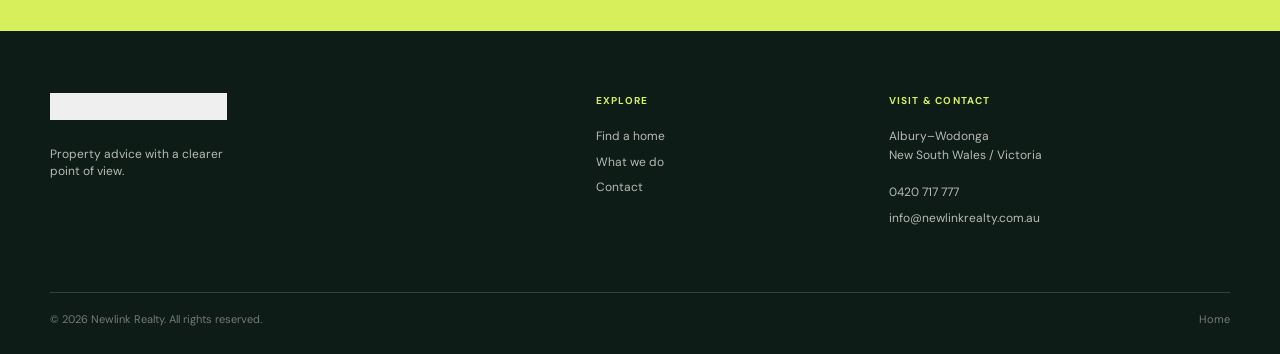
<file: rent/index.html>
<!doctype html>
<html lang="en-AU"><head><meta charset="UTF-8"><meta name="viewport" content="width=device-width, initial-scale=1"><title>Rent a Property | Newlink Realty</title><meta name="description" content="Browse rentals and find a home that fits with Newlink Realty. Explore rental inspections, alerts and practical support for tenants."><meta name="robots" content="index, follow"><link rel="canonical" href="https://zh13662813127-code.github.io/newlink-realty-site/rent"><link rel="icon" href="../assets/logo-dark.png"><link rel="stylesheet" href="https://fonts.googleapis.com/css2?family=DM+Sans:wght@400;500;600;700&family=Newsreader:opsz,wght@6..72,400;6..72,500;6..72,600&display=swap"><link rel="stylesheet" href="../styles.css"><link rel="stylesheet" href="../subpages.css"><script type="application/ld+json">{"@context":"https://schema.org","@type":"Service","name":"Residential rentals","provider":{"@type":"RealEstateAgent","name":"Newlink Realty"},"areaServed":"Albury-Wodonga and surrounding New South Wales and Victoria markets","url":"https://zh13662813127-code.github.io/newlink-realty-site/rent"}</script></head><body><header class="site-header"><div class="utility-bar"><div class="shell utility-inner"><span>Local property advice, without the noise.</span><div class="utility-links"><a href="tel:0420717777">0420 717 777</a><span>·</span><a href="mailto:info@newlinkrealty.com.au">info@newlinkrealty.com.au</a></div></div></div><div class="shell nav-wrap"><a class="brand" href="../"><img src="../assets/logo-dark.png" alt="Newlink Realty"></a><nav class="desktop-nav" aria-label="Primary navigation"><a href="../#listings">Find a home</a><a href="../services/">What we do</a><a href="../about/">Our approach</a><a href="../#journal">Journal</a></nav><a class="button button-dark nav-cta" href="../contact/">Talk to us <span>↗</span></a><button class="menu-toggle" type="button" aria-expanded="false" aria-controls="mobile-menu"><span></span><span></span><span></span><span class="sr-only">Open menu</span></button></div><div class="mobile-menu" id="mobile-menu" hidden><a href="../#listings">Find a home</a><a href="../services/">What we do</a><a href="../about/">Our approach</a><a href="../#journal">Journal</a><a href="../contact/">Talk to us</a></div></header><main><div class="breadcrumb shell"><a href="../">Home</a> / Rentals</div><section class="subpage-hero"><div class="shell"><p class="eyebrow light">For renters</p><h1>Find a place that feels <em>like yours.</em></h1><p>Browse available homes, register for inspections and get useful answers from a team that keeps the process moving.</p></div></section><section class="subpage-body"><div class="shell subpage-layout"><div><p class="subpage-lede">Renting should be straightforward: clear listings, clear expectations and a team you can reach.</p><p>Explore current homes, set up rental alerts and follow the steps from inspection to move-in with confidence.</p><div class="content-list"><div><span>01</span><div><h3>Browse current rentals</h3><p>See available apartments, houses and other homes through our latest listings.</p></div></div><div><span>02</span><div><h3>Attend an inspection</h3><p>Find inspection times and prepare the right questions before you apply.</p></div></div><div><span>03</span><div><h3>Stay in the loop</h3><p>Register for rental alerts so new opportunities reach you sooner.</p></div></div></div></div><aside class="subpage-aside"><p>Useful rental links</p><a href="https://www.newlinkrealty.com.au/rental-inspections">Rental inspections ↗</a><a href="https://www.newlinkrealty.com.au/rental-alerts">Rental alerts ↗</a><a href="https://my.propertyme.com/">Tenant login ↗</a></aside></div></section><section class="page-cta"><div class="shell page-cta-inner"><h2>Looking for your next <em>home?</em></h2><a class="button" href="../#listings">Browse listings <span>↗</span></a></div></section></main><footer class="site-footer"><div class="shell footer-grid"><div><a class="brand footer-brand" href="../"><img src="../assets/logo-dark.png" alt="Newlink Realty"></a><p class="footer-note">Property advice with a clearer point of view.</p></div><div><p class="footer-label">Explore</p><a href="../#listings">Find a home</a><a href="../services/">What we do</a><a href="../contact/">Contact</a></div><div><p class="footer-label">Visit & contact</p><p>Albury–Wodonga<br>New South Wales / Victoria</p><a href="tel:0420717777">0420 717 777</a><a href="mailto:info@newlinkrealty.com.au">info@newlinkrealty.com.au</a></div></div><div class="shell footer-bottom"><span>© 2026 Newlink Realty. All rights reserved.</span><span><a href="../">Home</a></span></div></footer><script src="../script.js"></script></body></html>
</file>
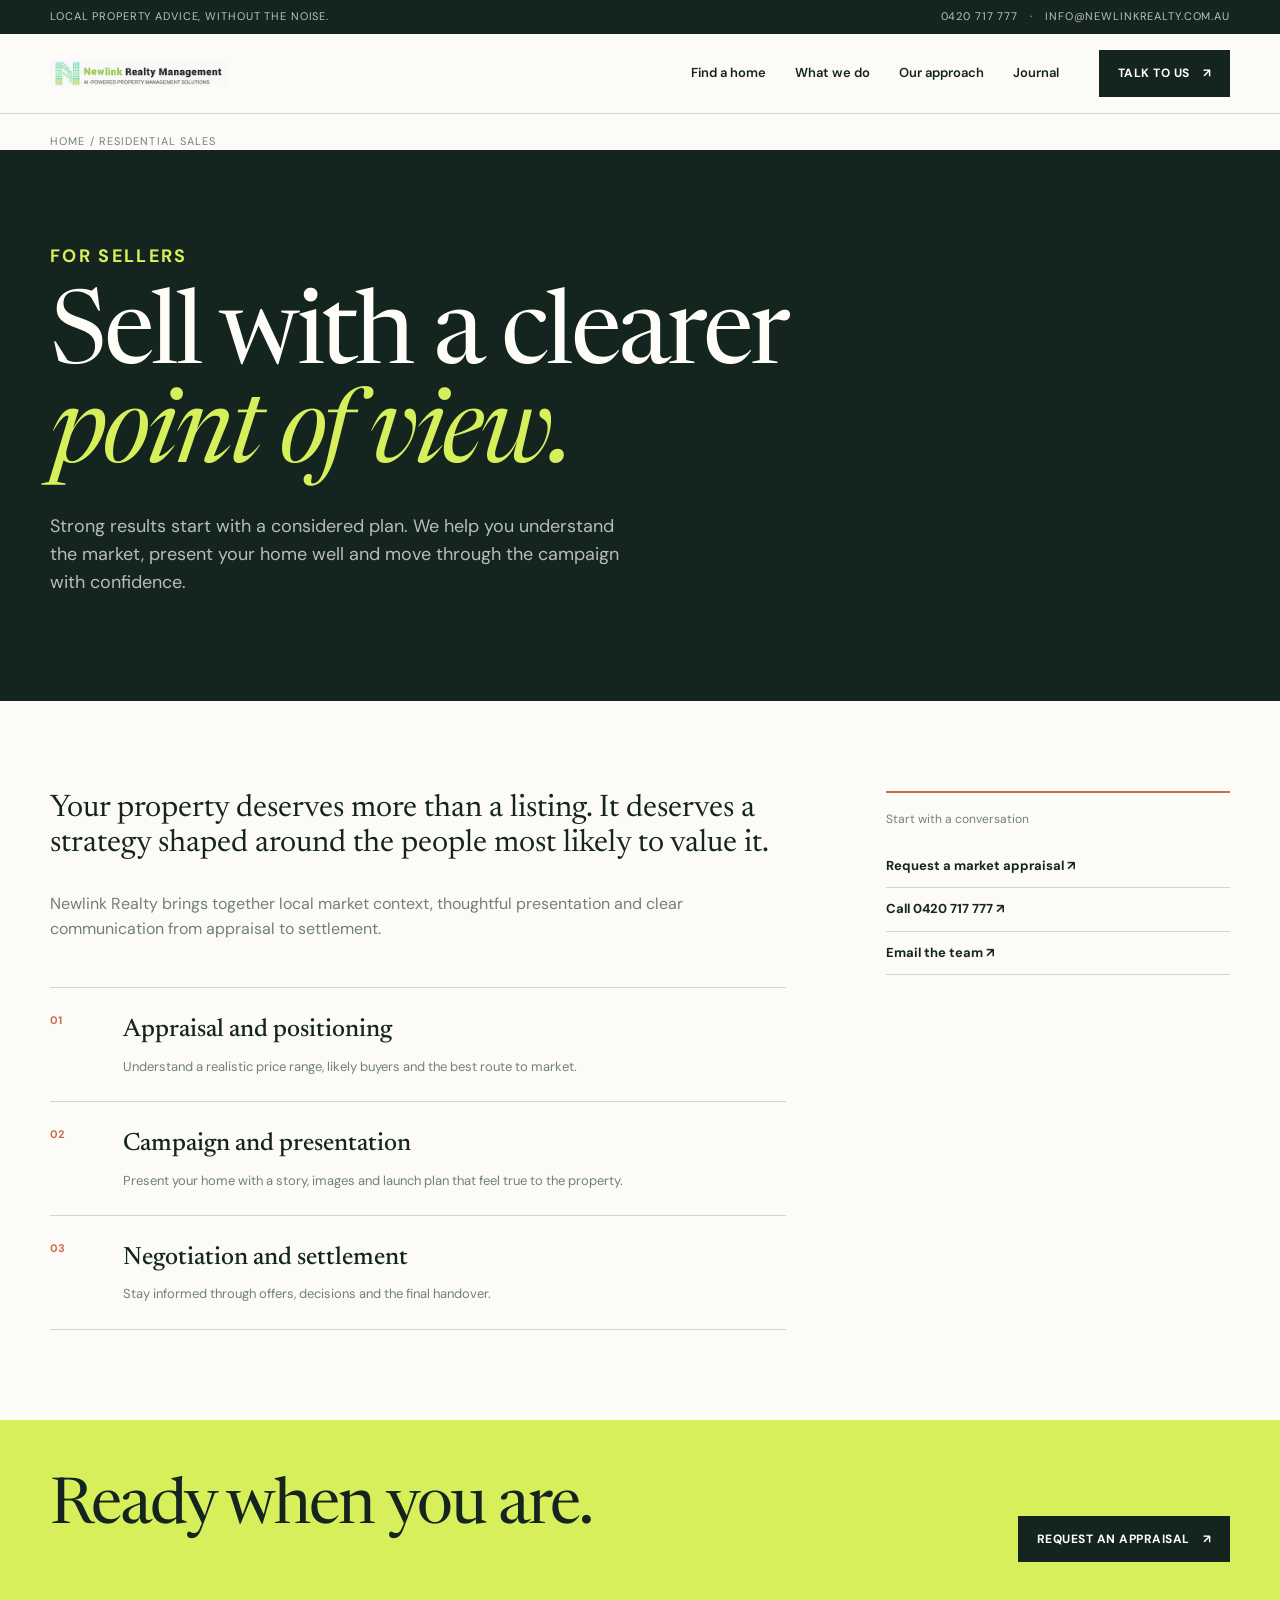
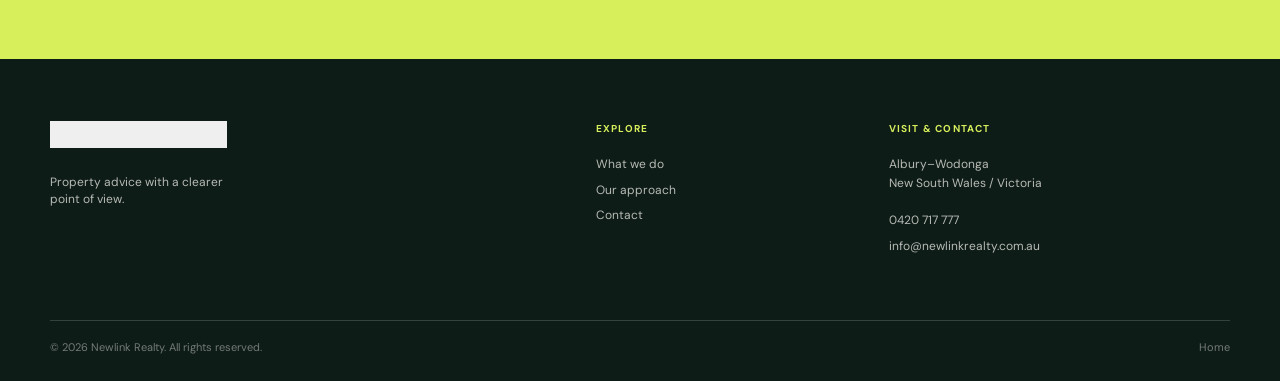
<file: residential-sale/index.html>
<!doctype html>
<html lang="en-AU"><head><meta charset="UTF-8"><meta name="viewport" content="width=device-width, initial-scale=1"><title>Sell Property | Residential Sales | Newlink Realty</title><meta name="description" content="Sell your home with Newlink Realty. Get clear advice on positioning, presentation, marketing and negotiation from a local property team."><meta name="robots" content="index, follow"><link rel="canonical" href="https://zh13662813127-code.github.io/newlink-realty-site/residential-sale"><link rel="icon" href="../assets/logo-dark.png"><link rel="stylesheet" href="https://fonts.googleapis.com/css2?family=DM+Sans:wght@400;500;600;700&family=Newsreader:opsz,wght@6..72,400;6..72,500;6..72,600&display=swap"><link rel="stylesheet" href="../styles.css"><link rel="stylesheet" href="../subpages.css"><script type="application/ld+json">{"@context":"https://schema.org","@type":"Service","name":"Residential property sales","provider":{"@type":"RealEstateAgent","name":"Newlink Realty"},"areaServed":"Albury-Wodonga and surrounding New South Wales and Victoria markets","url":"https://zh13662813127-code.github.io/newlink-realty-site/residential-sale"}</script></head><body><header class="site-header"><div class="utility-bar"><div class="shell utility-inner"><span>Local property advice, without the noise.</span><div class="utility-links"><a href="tel:0420717777">0420 717 777</a><span>·</span><a href="mailto:info@newlinkrealty.com.au">info@newlinkrealty.com.au</a></div></div></div><div class="shell nav-wrap"><a class="brand" href="../"><img src="../assets/logo-dark.png" alt="Newlink Realty"></a><nav class="desktop-nav" aria-label="Primary navigation"><a href="../#listings">Find a home</a><a href="../services/">What we do</a><a href="../about/">Our approach</a><a href="../#journal">Journal</a></nav><a class="button button-dark nav-cta" href="../contact/">Talk to us <span>↗</span></a><button class="menu-toggle" type="button" aria-expanded="false" aria-controls="mobile-menu"><span></span><span></span><span></span><span class="sr-only">Open menu</span></button></div><div class="mobile-menu" id="mobile-menu" hidden><a href="../#listings">Find a home</a><a href="../services/">What we do</a><a href="../about/">Our approach</a><a href="../#journal">Journal</a><a href="../contact/">Talk to us</a></div></header><main><div class="breadcrumb shell"><a href="../">Home</a> / Residential sales</div><section class="subpage-hero"><div class="shell"><p class="eyebrow light">For sellers</p><h1>Sell with a clearer <em>point of view.</em></h1><p>Strong results start with a considered plan. We help you understand the market, present your home well and move through the campaign with confidence.</p></div></section><section class="subpage-body"><div class="shell subpage-layout"><div><p class="subpage-lede">Your property deserves more than a listing. It deserves a strategy shaped around the people most likely to value it.</p><p>Newlink Realty brings together local market context, thoughtful presentation and clear communication from appraisal to settlement.</p><div class="content-list"><div><span>01</span><div><h3>Appraisal and positioning</h3><p>Understand a realistic price range, likely buyers and the best route to market.</p></div></div><div><span>02</span><div><h3>Campaign and presentation</h3><p>Present your home with a story, images and launch plan that feel true to the property.</p></div></div><div><span>03</span><div><h3>Negotiation and settlement</h3><p>Stay informed through offers, decisions and the final handover.</p></div></div></div></div><aside class="subpage-aside"><p>Start with a conversation</p><a href="../contact/">Request a market appraisal ↗</a><a href="tel:0420717777">Call 0420 717 777 ↗</a><a href="mailto:info@newlinkrealty.com.au">Email the team ↗</a></aside></div></section><section class="page-cta"><div class="shell page-cta-inner"><h2>Ready when you are. <em>Let’s talk.</em></h2><a class="button" href="../contact/">Request an appraisal <span>↗</span></a></div></section></main><footer class="site-footer"><div class="shell footer-grid"><div><a class="brand footer-brand" href="../"><img src="../assets/logo-dark.png" alt="Newlink Realty"></a><p class="footer-note">Property advice with a clearer point of view.</p></div><div><p class="footer-label">Explore</p><a href="../services/">What we do</a><a href="../about/">Our approach</a><a href="../contact/">Contact</a></div><div><p class="footer-label">Visit & contact</p><p>Albury–Wodonga<br>New South Wales / Victoria</p><a href="tel:0420717777">0420 717 777</a><a href="mailto:info@newlinkrealty.com.au">info@newlinkrealty.com.au</a></div></div><div class="shell footer-bottom"><span>© 2026 Newlink Realty. All rights reserved.</span><span><a href="../">Home</a></span></div></footer><script src="../script.js"></script></body></html>
</file>
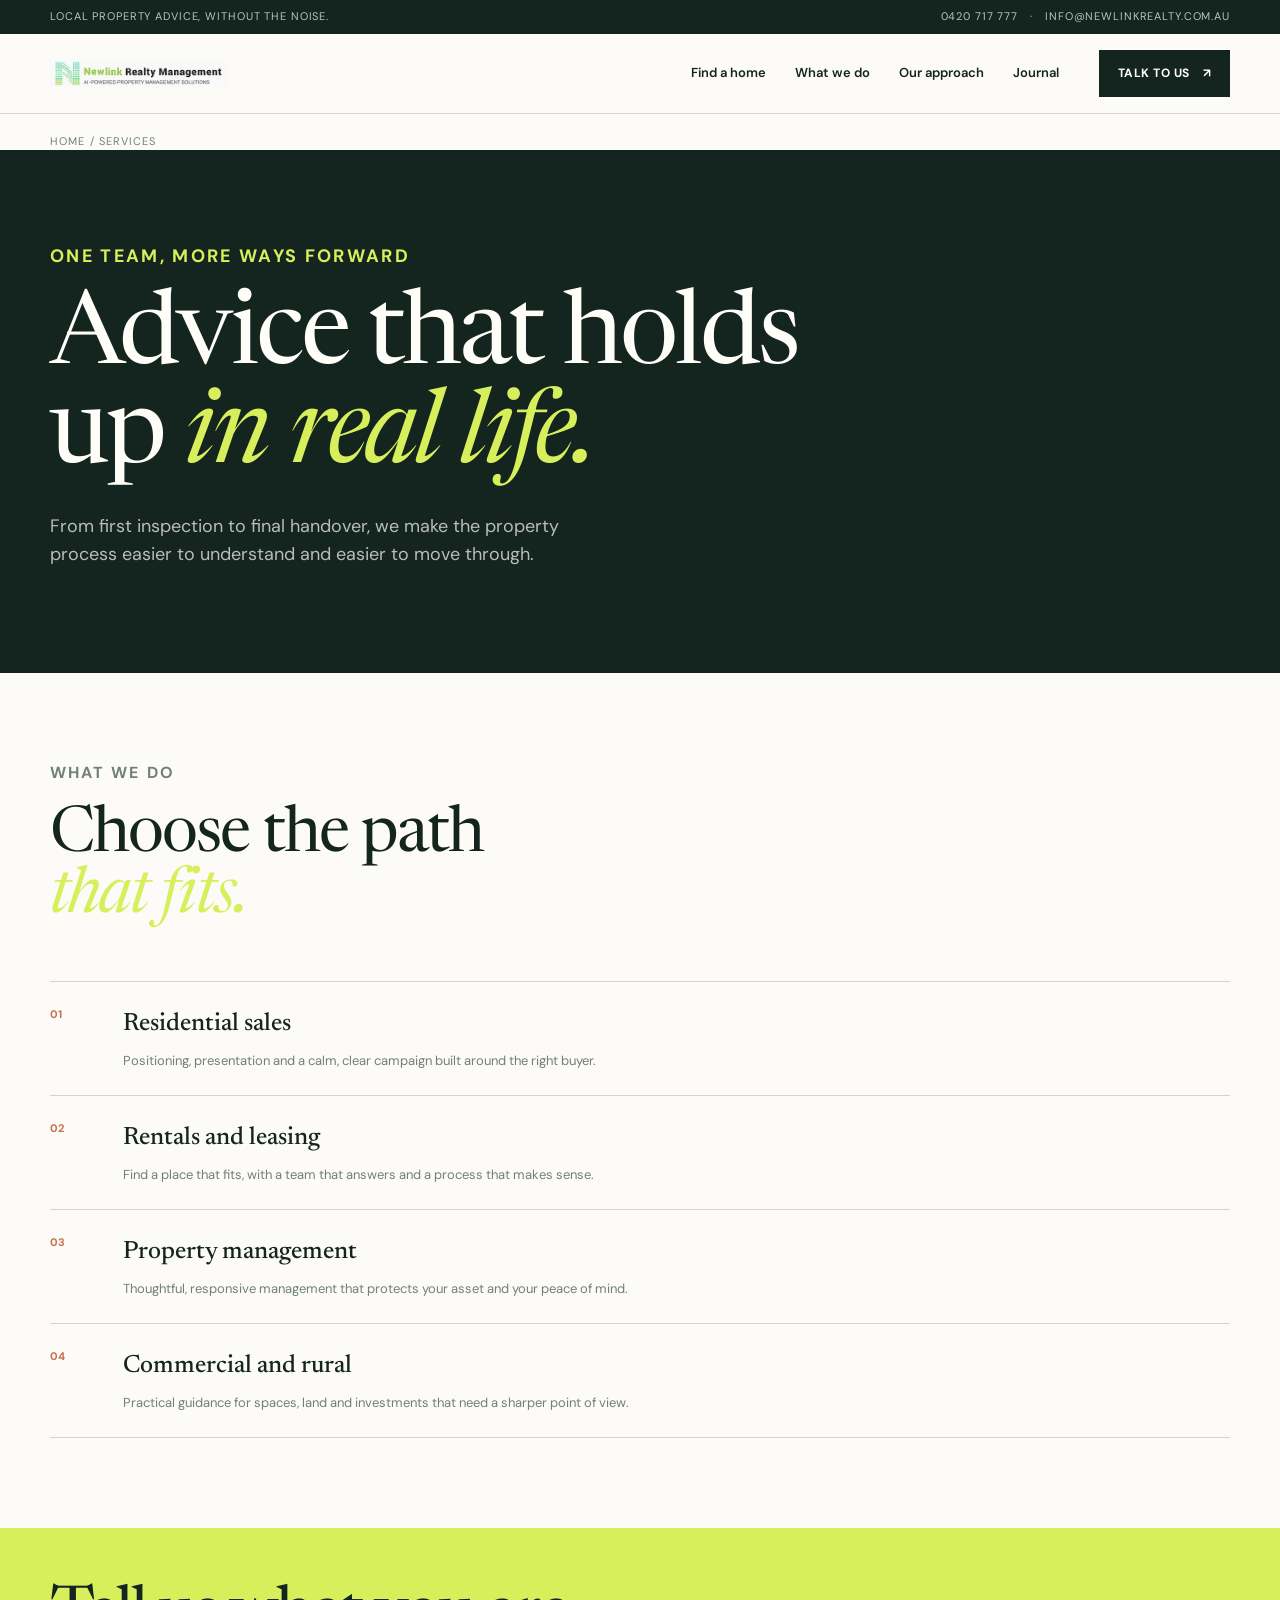
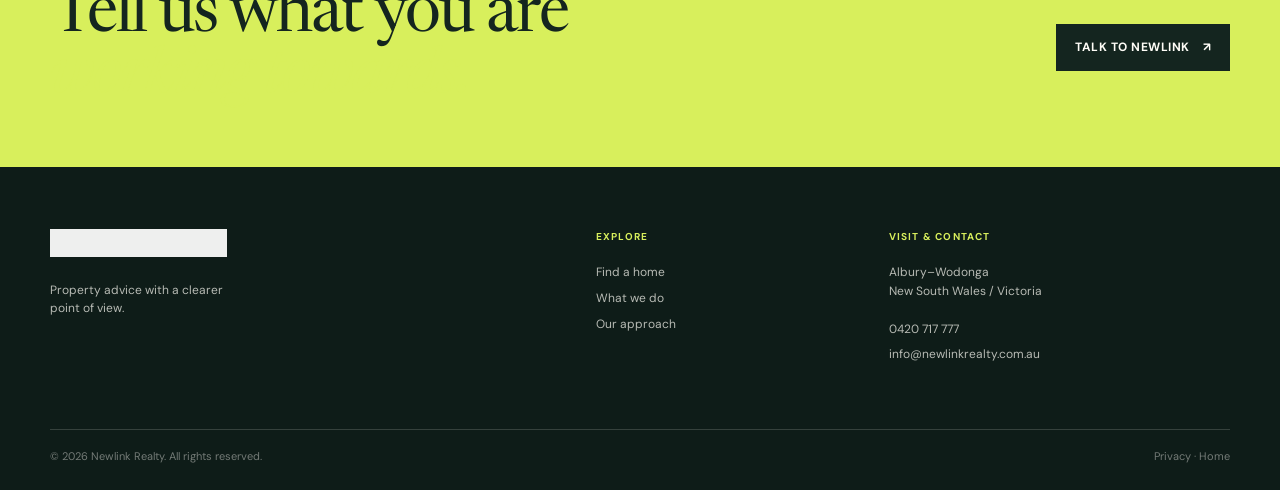
<file: services/index.html>
<!doctype html>
<html lang="en-AU"><head><meta charset="UTF-8"><meta name="viewport" content="width=device-width, initial-scale=1"><title>Real Estate Services | Newlink Realty</title><meta name="description" content="Explore Newlink Realty services for residential sales, rentals, property management, commercial leasing and rural property across Albury-Wodonga and surrounding markets."><meta name="robots" content="index, follow"><link rel="canonical" href="https://zh13662813127-code.github.io/newlink-realty-site/services"><link rel="icon" href="../assets/logo-dark.png"><link rel="stylesheet" href="https://fonts.googleapis.com/css2?family=DM+Sans:wght@400;500;600;700&family=Newsreader:opsz,wght@6..72,400;6..72,500;6..72,600&display=swap"><link rel="stylesheet" href="../styles.css"><link rel="stylesheet" href="../subpages.css"><script type="application/ld+json">{"@context":"https://schema.org","@type":"CollectionPage","name":"Newlink Realty services","url":"https://zh13662813127-code.github.io/newlink-realty-site/services","hasPart":[{"@type":"WebPage","name":"Residential sales"},{"@type":"WebPage","name":"Rentals"},{"@type":"WebPage","name":"Property management"},{"@type":"WebPage","name":"Commercial and rural property"}]}</script></head><body><a class="skip-link" href="#main-content">Skip to content</a><header class="site-header"><div class="utility-bar"><div class="shell utility-inner"><span>Local property advice, without the noise.</span><div class="utility-links"><a href="tel:0420717777">0420 717 777</a><span>·</span><a href="mailto:info@newlinkrealty.com.au">info@newlinkrealty.com.au</a></div></div></div><div class="shell nav-wrap"><a class="brand" href="../"><img src="../assets/logo-dark.png" alt="Newlink Realty"></a><nav class="desktop-nav" aria-label="Primary navigation"><a href="../#listings">Find a home</a><a href="./">What we do</a><a href="../about/">Our approach</a><a href="../#journal">Journal</a></nav><a class="button button-dark nav-cta" href="../contact/">Talk to us <span>↗</span></a><button class="menu-toggle" type="button" aria-expanded="false" aria-controls="mobile-menu"><span></span><span></span><span></span><span class="sr-only">Open menu</span></button></div><div class="mobile-menu" id="mobile-menu" hidden><a href="../#listings">Find a home</a><a href="./">What we do</a><a href="../about/">Our approach</a><a href="../#journal">Journal</a><a href="../contact/">Talk to us</a></div></header><main id="main-content"><div class="breadcrumb shell"><a href="../">Home</a> / Services</div><section class="subpage-hero"><div class="shell"><p class="eyebrow light">One team, more ways forward</p><h1>Advice that holds up <em>in real life.</em></h1><p>From first inspection to final handover, we make the property process easier to understand and easier to move through.</p></div></section><section class="subpage-body"><div class="shell"><div class="section-head"><p class="eyebrow">What we do</p><h2>Choose the path<br><em>that fits.</em></h2></div><div class="content-list"><div><span>01</span><div><h3><a href="../residential-sale/">Residential sales</a></h3><p>Positioning, presentation and a calm, clear campaign built around the right buyer.</p></div></div><div><span>02</span><div><h3><a href="../rent/">Rentals and leasing</a></h3><p>Find a place that fits, with a team that answers and a process that makes sense.</p></div></div><div><span>03</span><div><h3><a href="../manage/">Property management</a></h3><p>Thoughtful, responsive management that protects your asset and your peace of mind.</p></div></div><div><span>04</span><div><h3><a href="../commercial-leases/">Commercial and rural</a></h3><p>Practical guidance for spaces, land and investments that need a sharper point of view.</p></div></div></div></div></section><section class="page-cta"><div class="shell page-cta-inner"><h2>Tell us what you are <em>working towards.</em></h2><a class="button" href="../contact/">Talk to Newlink <span>↗</span></a></div></section></main><footer class="site-footer"><div class="shell footer-grid"><div><a class="brand footer-brand" href="../"><img src="../assets/logo-dark.png" alt="Newlink Realty"></a><p class="footer-note">Property advice with a clearer point of view.</p></div><div><p class="footer-label">Explore</p><a href="../#listings">Find a home</a><a href="./">What we do</a><a href="../about/">Our approach</a></div><div><p class="footer-label">Visit & contact</p><p>Albury–Wodonga<br>New South Wales / Victoria</p><a href="tel:0420717777">0420 717 777</a><a href="mailto:info@newlinkrealty.com.au">info@newlinkrealty.com.au</a></div></div><div class="shell footer-bottom"><span>© 2026 Newlink Realty. All rights reserved.</span><span><a href="https://www.newlinkrealty.com.au/privacy-policy">Privacy</a> · <a href="../">Home</a></span></div></footer><script src="../script.js"></script></body></html>
</file>
<file: styles.css>
:root{--ink:#14251f;--ink-soft:#294038;--cream:#f5f2eb;--paper:#fcfbf7;--acid:#d8ef5c;--rust:#c96d4a;--muted:#718078;--line:rgba(20,37,31,.18);--white:#fffdf7;--display:'Newsreader',Georgia,serif;--body:'DM Sans',Arial,sans-serif}*{box-sizing:border-box}html{scroll-behavior:smooth}body{margin:0;background:var(--paper);color:var(--ink);font-family:var(--body);font-size:16px;line-height:1.55}img{max-width:100%;display:block}a{color:inherit;text-decoration:none}button,input,select,textarea{font:inherit}button{cursor:pointer}.shell{width:min(1180px,calc(100% - 64px));margin:0 auto}.skip-link{position:absolute;left:1rem;top:-4rem;background:var(--acid);padding:.7rem 1rem;z-index:20}.skip-link:focus{top:1rem}.sr-only{position:absolute;width:1px;height:1px;padding:0;margin:-1px;overflow:hidden;clip:rect(0,0,0,0);white-space:nowrap;border:0}.utility-bar{background:var(--ink);color:rgba(255,253,247,.72);font-size:11px;letter-spacing:.08em;text-transform:uppercase}.utility-inner{min-height:34px;display:flex;align-items:center;justify-content:space-between}.utility-links{display:flex;gap:12px}.utility-links a:hover{color:var(--acid)}.site-header{position:sticky;top:0;z-index:10;background:rgba(252,251,247,.95);backdrop-filter:blur(14px);border-bottom:1px solid var(--line)}.nav-wrap{min-height:79px;display:flex;align-items:center;gap:36px}.brand{display:inline-flex;align-items:center;flex:0 0 auto}.brand img{width:177px;height:auto}.desktop-nav{display:flex;gap:29px;align-items:center;margin-left:auto;font-size:13px;font-weight:600}.desktop-nav a,.footer-grid a{transition:color .2s ease}.desktop-nav a:hover,.footer-grid a:hover{color:var(--rust)}.button{display:inline-flex;align-items:center;justify-content:center;gap:13px;border:1px solid transparent;padding:13px 18px;font-size:12px;letter-spacing:.04em;font-weight:700;text-transform:uppercase;transition:transform .2s ease,background .2s ease,color .2s ease}.button:hover{transform:translateY(-2px)}.button-dark{background:var(--ink);color:var(--white)}.button-acid{background:var(--acid);color:var(--ink)}.button-outline{border-color:var(--ink);color:var(--ink)}.button-outline:hover{background:var(--ink);color:var(--white)}.nav-cta{margin-left:4px}.menu-toggle{display:none;border:0;background:none;padding:8px;width:39px;height:39px}.menu-toggle span:not(.sr-only){width:23px;height:1px;background:var(--ink);display:block;margin:5px 0}.mobile-menu{display:none}.hero{position:relative;overflow:hidden;background:var(--ink);color:var(--white);min-height:650px;padding:88px 0 84px}.hero-grid{display:grid;grid-template-columns:1fr 1fr;gap:70px;align-items:center;position:relative;z-index:1}.hero-copy{padding:25px 0}.eyebrow{font-size:11px;line-height:1.3;font-weight:700;letter-spacing:.13em;text-transform:uppercase;color:var(--rust);margin:0 0 22px}.eyebrow.light{color:var(--acid)}h1,h2,h3,p{margin-top:0}h1,h2{font-family:var(--display);font-weight:400;line-height:.96;letter-spacing:-.03em}h1{font-size:clamp(4.6rem,8.5vw,8.2rem);margin:0 0 29px}h2{font-size:clamp(3.1rem,6vw,5.7rem);margin:0 0 30px}h1 em,h2 em,blockquote em{font-style:italic;color:var(--acid)}.hero-intro{max-width:470px;color:rgba(255,253,247,.75);font-size:17px;line-height:1.6;margin-bottom:34px}.hero-actions{display:flex;align-items:center;gap:25px}.text-link{font-size:12px;text-transform:uppercase;letter-spacing:.09em;font-weight:700;display:inline-flex;gap:13px;align-items:center}.text-link:hover{color:var(--rust)}.light-link{color:var(--white)}.hero-proof{display:flex;align-items:center;gap:14px;margin-top:78px;color:rgba(255,253,247,.55);font-size:11px;letter-spacing:.07em;text-transform:uppercase;line-height:1.45}.proof-line{height:1px;width:42px;background:var(--acid)}.hero-visual{position:relative;padding:23px}.hero-photo{aspect-ratio:4/5;overflow:hidden;position:relative;z-index:1}.hero-photo img{width:100%;height:100%;object-fit:cover;filter:saturate(.84)}.hero-photo:after{content:"";position:absolute;inset:0;background:linear-gradient(160deg,rgba(20,37,31,.03),rgba(20,37,31,.42))}.hero-visual:before{content:"";position:absolute;inset:0;background:var(--acid);transform:translate(17px,17px)}.hero-note{position:absolute;bottom:4px;left:-40px;background:var(--paper);color:var(--ink);padding:18px 22px 17px;z-index:2;font-size:14px;line-height:1.25;box-shadow:6px 6px 0 var(--rust)}.hero-note p{margin:0}.hero-note strong{font-family:var(--display);font-size:20px;font-weight:500}.note-mark{font-size:22px;display:block;color:var(--rust);margin-bottom:6px}.hero-location{position:absolute;right:-14px;top:5px;font-size:10px;line-height:1.25;letter-spacing:.18em;text-align:right;color:var(--acid);font-weight:700}.hero-location span{color:rgba(255,253,247,.5);font-size:8px}.hero-shape{position:absolute;border:1px solid rgba(216,239,92,.2);width:330px;height:330px;border-radius:50%}.hero-shape-one{right:-120px;top:-150px}.hero-shape-two{left:-250px;bottom:-260px;width:470px;height:470px}.marquee{overflow:hidden;background:var(--acid);color:var(--ink);white-space:nowrap;padding:17px 0;font-family:var(--display);font-size:24px}.marquee-track{display:flex;width:max-content;align-items:center;gap:29px;animation:marquee 32s linear infinite}.marquee i{font-family:var(--body);font-style:normal;font-size:13px;color:var(--rust)}@keyframes marquee{to{transform:translateX(-50%)}}.section{padding:130px 0}.section-head{margin-bottom:53px}.section-head h2{margin-bottom:0}.split-head{display:flex;justify-content:space-between;align-items:flex-end;gap:50px}.section-intro{max-width:320px;color:var(--muted);font-size:15px;margin:0 0 7px}.listing-toolbar{border-top:1px solid var(--line);border-bottom:1px solid var(--line);padding:14px 0;display:flex;justify-content:space-between;align-items:center;margin-bottom:32px}.filter-tabs{display:flex;gap:25px}.filter-tab{border:0;background:none;color:var(--muted);padding:5px 0;font-size:12px;font-weight:700;letter-spacing:.05em;text-transform:uppercase;position:relative}.filter-tab:after{content:"";position:absolute;bottom:-15px;left:0;right:0;height:2px;background:transparent}.filter-tab.is-active{color:var(--ink)}.filter-tab.is-active:after{background:var(--rust)}.listing-grid{display:grid;grid-template-columns:1.18fr 1fr 1fr;gap:23px;align-items:start}.listing-card{min-width:0}.listing-image{display:block;position:relative;aspect-ratio:1.16;overflow:hidden;background:#dedbd4}.listing-image img{width:100%;height:100%;object-fit:cover;transition:transform .55s cubic-bezier(.2,.7,.2,1)}.listing-image:hover img{transform:scale(1.04)}.listing-tag{position:absolute;top:14px;left:14px;background:var(--acid);padding:5px 9px;font-size:10px;text-transform:uppercase;letter-spacing:.08em;font-weight:700}.listing-arrow{position:absolute;right:13px;bottom:12px;background:var(--paper);width:32px;height:32px;display:grid;place-items:center;font-size:15px}.listing-info{padding-top:17px}.listing-meta{display:flex;justify-content:space-between;color:var(--rust);font-size:10px;font-weight:700;letter-spacing:.1em;text-transform:uppercase;margin-bottom:10px}.listing-info h3{font-family:var(--display);font-size:27px;line-height:1.05;font-weight:500;margin-bottom:18px;letter-spacing:-.02em}.listing-details{display:flex;gap:11px;flex-wrap:wrap;color:var(--muted);font-size:11px}.listing-details span{padding-right:11px;border-right:1px solid var(--line)}.listing-details span:last-of-type{border-right:0}.listing-details strong{width:100%;color:var(--ink);font-size:13px;margin-top:2px}.listing-placeholder{min-height:100%;background:var(--cream);padding:21px 21px 26px;display:flex;flex-direction:column;justify-content:space-between;min-height:353px;border-top:3px solid var(--rust)}.placeholder-number{font-family:var(--display);font-size:74px;color:var(--rust);line-height:1}.listing-placeholder .listing-info{padding-top:34px}.listing-placeholder .listing-info p{font-size:13px;color:var(--muted);max-width:260px;margin-bottom:20px}.listing-empty{text-align:center;padding:50px;background:var(--cream);color:var(--muted);margin-top:24px}.listing-empty a{color:var(--ink);text-decoration:underline}.services{background:var(--ink);color:var(--white)}.service-grid{border-top:1px solid rgba(255,253,247,.24)}.service-item{display:grid;grid-template-columns:80px 1fr 50px;align-items:center;gap:20px;padding:27px 0;border-bottom:1px solid rgba(255,253,247,.24);transition:padding .3s ease,color .3s ease}.service-item:hover{padding-left:13px;color:var(--acid)}.service-index{color:var(--acid);font-size:11px;letter-spacing:.12em;font-weight:700}.service-item h3{font-family:var(--display);font-size:34px;font-weight:400;margin:0 0 8px}.service-item p{color:rgba(255,253,247,.56);font-size:13px;margin:0;max-width:500px}.service-arrow{font-size:24px;text-align:right}.about{background:var(--cream)}.about-grid{display:grid;grid-template-columns:minmax(300px,.95fr) 1fr;gap:105px;align-items:center}.about-image-wrap{position:relative;padding:0 0 30px 30px}.about-image-wrap:before{content:"";position:absolute;left:0;bottom:0;width:67%;height:76%;background:var(--acid)}.about-image-wrap img{position:relative;z-index:1;width:100%;aspect-ratio:.9;object-fit:cover}.image-caption{position:absolute;z-index:2;bottom:0;right:-22px;background:var(--ink);color:var(--white);padding:17px 20px;font-family:var(--display);font-size:21px;line-height:1.1;box-shadow:6px 6px 0 var(--rust)}.image-caption em{color:var(--acid);font-style:italic}.about-copy .lead{font-size:18px;line-height:1.55;max-width:530px;margin-bottom:39px}.principles{display:grid;grid-template-columns:repeat(3,1fr);gap:25px;margin-bottom:39px}.principles>div{border-top:1px solid var(--line);padding-top:13px}.principles span{font-size:10px;color:var(--rust);font-weight:700}.principles h3{font-family:var(--display);font-size:20px;font-weight:500;margin:18px 0 8px}.principles p{font-size:12px;color:var(--muted);line-height:1.4}.quote-section{background:var(--rust);color:var(--white);padding:115px 0}.quote-grid{max-width:1000px}.quote-grid .eyebrow{color:var(--acid)}blockquote{font-family:var(--display);font-size:clamp(3rem,6vw,6rem);font-weight:400;line-height:.98;letter-spacing:-.04em;max-width:1000px;margin:0 0 40px}blockquote em{color:var(--acid)}.quote-source{display:flex;align-items:center;gap:13px;color:rgba(255,253,247,.74);font-size:11px;text-transform:uppercase;letter-spacing:.08em}.quote-line{width:48px;height:1px;background:var(--acid)}.journal{background:var(--paper)}.journal-grid{display:grid;grid-template-columns:repeat(3,1fr);border-top:1px solid var(--line)}.journal-grid article{padding:24px 28px 11px 0;border-right:1px solid var(--line);margin-right:28px}.journal-grid article:last-child{border-right:0;margin-right:0}.journal-label{color:var(--rust);font-size:10px;font-weight:700;letter-spacing:.1em;text-transform:uppercase;margin-bottom:34px}.journal-grid h3{font-family:var(--display);font-size:30px;line-height:1.05;font-weight:500;margin-bottom:15px;max-width:270px}.journal-grid p{font-size:13px;color:var(--muted);max-width:280px;margin-bottom:27px}.contact{background:var(--ink);color:var(--white);padding-bottom:120px}.contact-grid{display:grid;grid-template-columns:1fr .8fr;gap:120px}.contact h2{margin-bottom:24px}.contact-intro{color:rgba(255,253,247,.64);max-width:450px;font-size:16px}.contact-links{display:grid;gap:12px;margin-top:47px}.contact-links a{font-family:var(--display);font-size:27px;display:flex;gap:20px;align-items:baseline;border-bottom:1px solid rgba(255,253,247,.22);padding-bottom:12px}.contact-links span{font-family:var(--body);font-size:10px;letter-spacing:.13em;text-transform:uppercase;color:var(--acid);width:54px}.contact-links b{font-family:var(--body);font-size:17px;margin-left:auto;font-weight:400}.contact-form{background:var(--paper);color:var(--ink);padding:29px 30px 31px}.contact-form label{display:block;font-size:10px;text-transform:uppercase;letter-spacing:.1em;font-weight:700;margin-bottom:21px}.contact-form input,.contact-form select,.contact-form textarea{width:100%;border:0;border-bottom:1px solid var(--line);border-radius:0;background:transparent;padding:10px 0 9px;outline:0;color:var(--ink);resize:vertical}.contact-form input:focus,.contact-form select:focus,.contact-form textarea:focus{border-color:var(--rust)}.contact-form .button{border:0;margin-top:3px}.form-note{font-size:12px;color:var(--rust);margin:12px 0 0}.site-footer{background:#0e1c18;color:rgba(255,253,247,.7);padding:62px 0 25px;font-size:12px}.footer-grid{display:grid;grid-template-columns:2fr 1fr 1.35fr;gap:40px;padding-bottom:65px}.footer-brand img{filter:brightness(0) invert(1);opacity:.93}.footer-note{max-width:200px;margin-top:20px;line-height:1.45}.footer-grid>div:not(:first-child){display:flex;flex-direction:column;gap:7px}.footer-label{color:var(--acid);font-size:10px;text-transform:uppercase;letter-spacing:.12em;font-weight:700;margin-bottom:12px}.footer-bottom{border-top:1px solid rgba(255,253,247,.16);padding-top:18px;display:flex;justify-content:space-between;color:rgba(255,253,247,.42);font-size:11px}.footer-bottom a:hover{color:var(--acid)}[hidden]{display:none!important}@media (max-width:900px){.shell{width:min(100% - 38px,680px)}.desktop-nav,.nav-cta{display:none}.menu-toggle{display:block;margin-left:auto}.mobile-menu{display:flex;flex-direction:column;padding:17px 19px 25px;border-top:1px solid var(--line);gap:17px;font-size:14px;font-weight:700}.utility-inner{font-size:9px}.utility-links{gap:7px}.hero{padding:58px 0 71px}.hero-grid{grid-template-columns:1fr;gap:42px}.hero-copy{padding:0}.hero-visual{width:min(100%,500px);margin-left:auto}.hero-proof{margin-top:47px}.hero-note{left:-12px}.section{padding:90px 0}.split-head{display:block}.section-intro{margin-top:22px}.listing-grid{grid-template-columns:1fr 1fr}.listing-card:first-child{grid-column:span 2}.listing-placeholder{min-height:310px}.about-grid{grid-template-columns:1fr;gap:72px}.about-image-wrap{width:min(100%,500px);margin:0 auto}.contact-grid{grid-template-columns:1fr;gap:57px}.journal-grid{grid-template-columns:1fr}.journal-grid article{padding:24px 0;border-right:0;border-bottom:1px solid var(--line);margin-right:0;padding-bottom:30px}.journal-grid article:last-child{border-bottom:0}.footer-grid{grid-template-columns:1fr 1fr}.footer-grid>div:first-child{grid-column:span 2}.footer-bottom{display:block}.footer-bottom span{display:block;margin-bottom:8px}}@media (max-width:560px){.shell{width:calc(100% - 32px)}.utility-inner>span{display:none}.utility-inner{justify-content:flex-end}.brand img{width:145px}.hero{min-height:0;padding-top:45px}.hero h1{font-size:clamp(3.8rem,18vw,5.3rem)}.hero-intro{font-size:15px}.hero-actions{align-items:flex-start;flex-direction:column;gap:20px}.hero-visual{padding:14px 11px 23px 0}.hero-visual:before{transform:translate(11px,11px)}.hero-location{right:-3px}.hero-note{left:-2px}.marquee{font-size:21px}.section{padding:72px 0}.section-head{margin-bottom:35px}h2{font-size:3.3rem}.listing-toolbar{align-items:flex-start;gap:15px;flex-direction:column}.filter-tabs{gap:15px;flex-wrap:wrap}.filter-tab:after{bottom:-5px}.listing-grid{grid-template-columns:1fr}.listing-card:first-child{grid-column:auto}.listing-info h3{font-size:25px}.listing-placeholder{min-height:270px}.service-item{grid-template-columns:37px 1fr 28px;gap:10px;padding:21px 0}.service-item h3{font-size:28px}.service-item p{font-size:12px}.about-image-wrap{padding-left:15px}.image-caption{right:-5px;font-size:18px}.about-copy .lead{font-size:16px}.principles{grid-template-columns:1fr;gap:16px}.principles>div{display:grid;grid-template-columns:30px 1fr;column-gap:8px}.principles span{grid-row:span 2}.principles h3{margin:0 0 3px}.principles p{margin:0}.quote-section{padding:75px 0}.quote-grid blockquote{font-size:3.3rem}.contact{padding-bottom:75px}.contact-links a{font-size:22px}.contact-form{padding:22px 19px}.footer-grid{grid-template-columns:1fr;gap:33px}.footer-grid>div:first-child{grid-column:auto}.footer-bottom{font-size:10px}}
</file>
<file: subpages.css>
.subpage-hero{background:var(--ink);color:var(--white);padding:95px 0 86px}.subpage-hero h1{max-width:850px;font-size:clamp(4rem,8vw,7rem);margin-bottom:26px}.subpage-hero p{color:rgba(255,253,247,.7);font-size:18px;max-width:580px}.breadcrumb{padding:19px 0 0;font-size:11px;text-transform:uppercase;letter-spacing:.1em;color:var(--muted)}.breadcrumb a:hover{color:var(--rust)}.subpage-body{padding:90px 0}.subpage-layout{display:grid;grid-template-columns:minmax(0,1.5fr) minmax(230px,.7fr);gap:100px}.subpage-body h2{font-size:clamp(3rem,5vw,5.2rem);margin-bottom:26px}.subpage-body h3{font-family:var(--display);font-size:30px;font-weight:500;margin:0 0 12px}.subpage-body p{color:var(--muted);font-size:16px;max-width:720px}.subpage-lede{font-family:var(--display);font-size:31px!important;line-height:1.14;color:var(--ink)!important;max-width:730px!important}.subpage-aside{border-top:2px solid var(--rust);padding-top:17px;align-self:start}.subpage-aside p{font-size:12px;margin-bottom:17px}.subpage-aside a{display:block;font-size:13px;font-weight:700;padding:11px 0;border-bottom:1px solid var(--line)}.subpage-aside a:hover{color:var(--rust)}.content-list{display:grid;gap:0;border-top:1px solid var(--line);margin-top:45px}.content-list>div{display:grid;grid-template-columns:55px 1fr;gap:18px;padding:24px 0;border-bottom:1px solid var(--line)}.content-list span{color:var(--rust);font-size:11px;font-weight:700}.content-list h3{margin:0 0 6px;font-size:25px}.content-list p{margin:0;font-size:13px}.faq-list{margin-top:55px;border-top:1px solid var(--line)}.faq-item{padding:22px 0;border-bottom:1px solid var(--line)}.faq-item summary{cursor:pointer;font-family:var(--display);font-size:25px;font-weight:500;list-style:none}.faq-item summary::-webkit-details-marker{display:none}.faq-item summary:after{content:'+';float:right;font-family:var(--body);font-size:19px;color:var(--rust)}.faq-item[open] summary:after{content:'−'}.faq-item p{padding-top:13px;margin:0;font-size:14px}.page-cta{background:var(--acid);padding:58px 0}.page-cta-inner{display:flex;align-items:center;justify-content:space-between;gap:35px}.page-cta h2{font-size:clamp(2.7rem,5vw,4.8rem);margin:0;max-width:700px}.page-cta .button{background:var(--ink);color:var(--white)}.contact-page-grid{display:grid;grid-template-columns:.85fr 1.15fr;gap:100px}.contact-page-grid .contact-form{background:var(--cream)}.fact-list{display:grid;gap:14px;margin-top:35px}.fact-list div{border-bottom:1px solid var(--line);padding-bottom:12px}.fact-list span{display:block;color:var(--rust);font-size:10px;letter-spacing:.1em;text-transform:uppercase;font-weight:700;margin-bottom:3px}.fact-list a{font-family:var(--display);font-size:25px}.fact-list a:hover{color:var(--rust)}@media(max-width:900px){.subpage-layout,.contact-page-grid{grid-template-columns:1fr;gap:55px}.subpage-hero{padding:70px 0}.subpage-hero h1{font-size:clamp(3.5rem,14vw,6rem)}.page-cta-inner{display:block}.page-cta .button{margin-top:23px}}@media(max-width:560px){.subpage-body{padding:66px 0}.subpage-lede{font-size:26px!important}.subpage-body h3{font-size:25px}.content-list>div{grid-template-columns:36px 1fr}.fact-list a{font-size:21px}}
</file>
